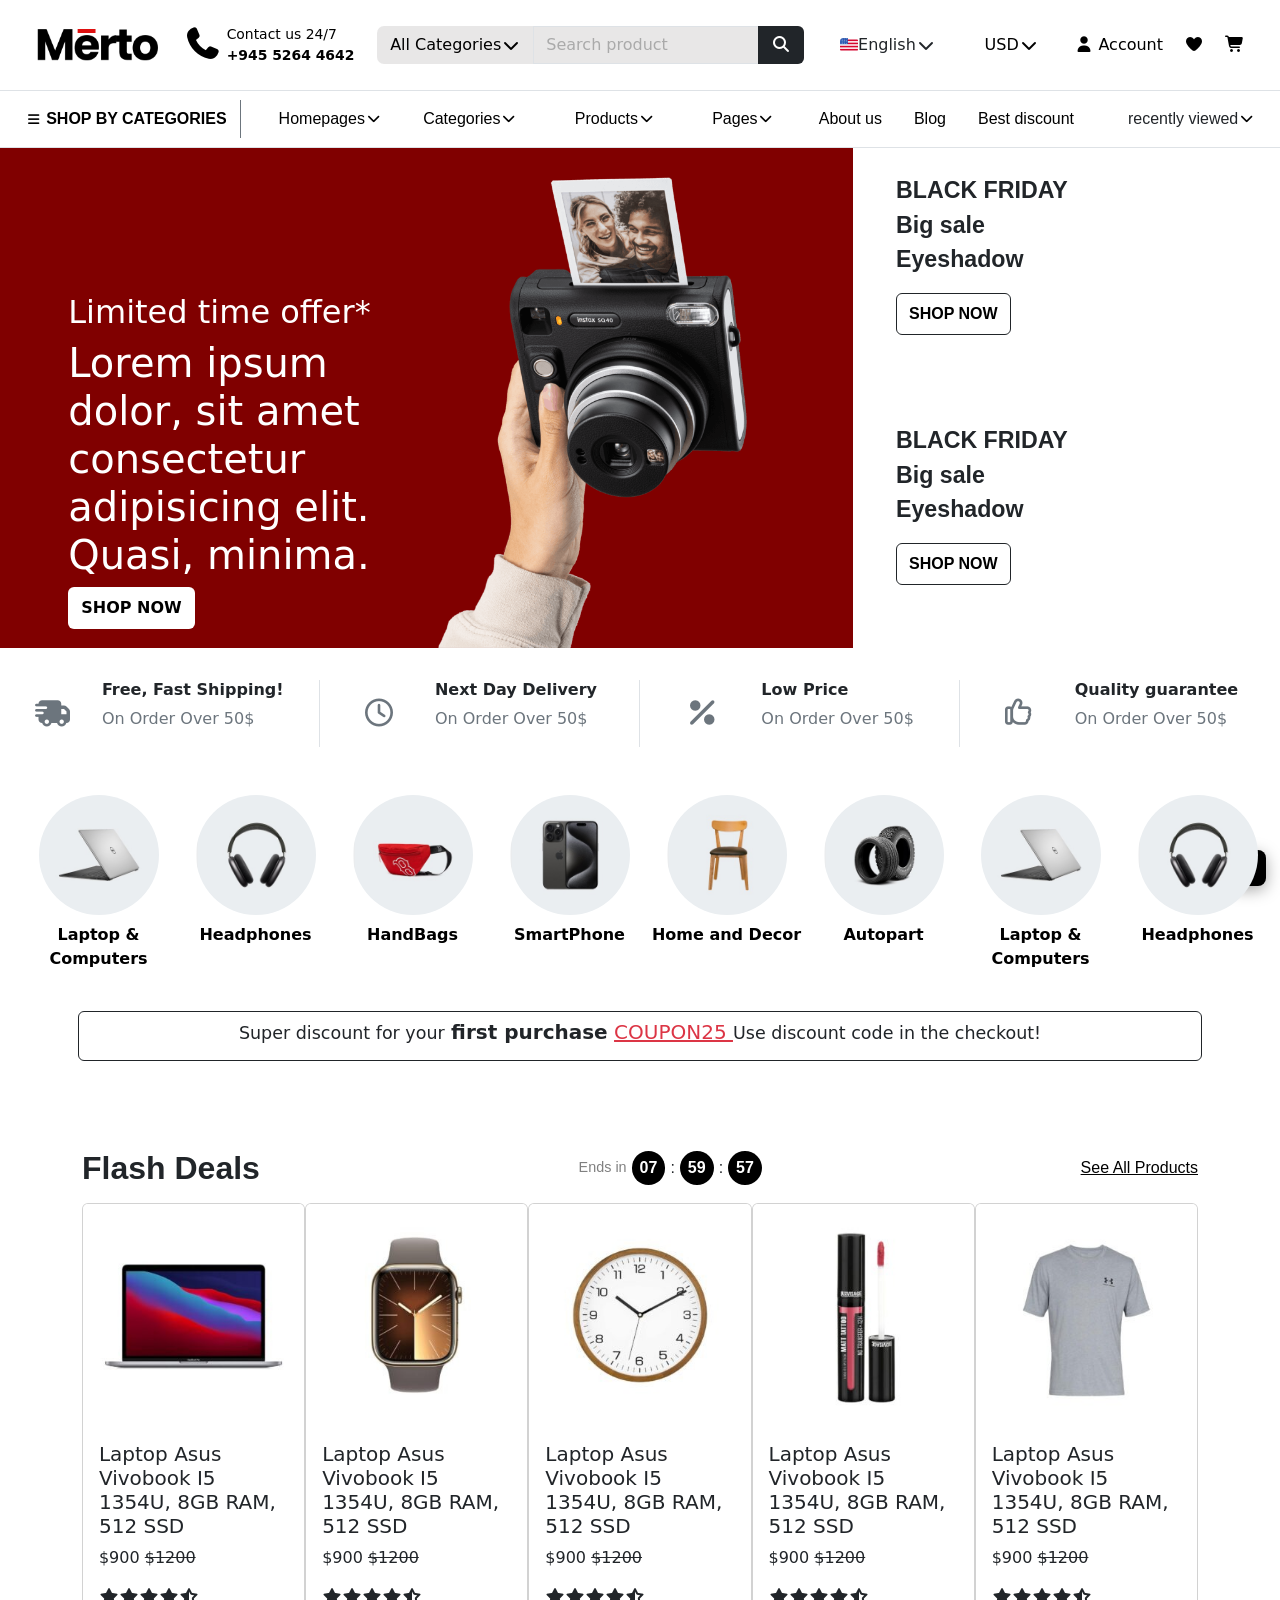
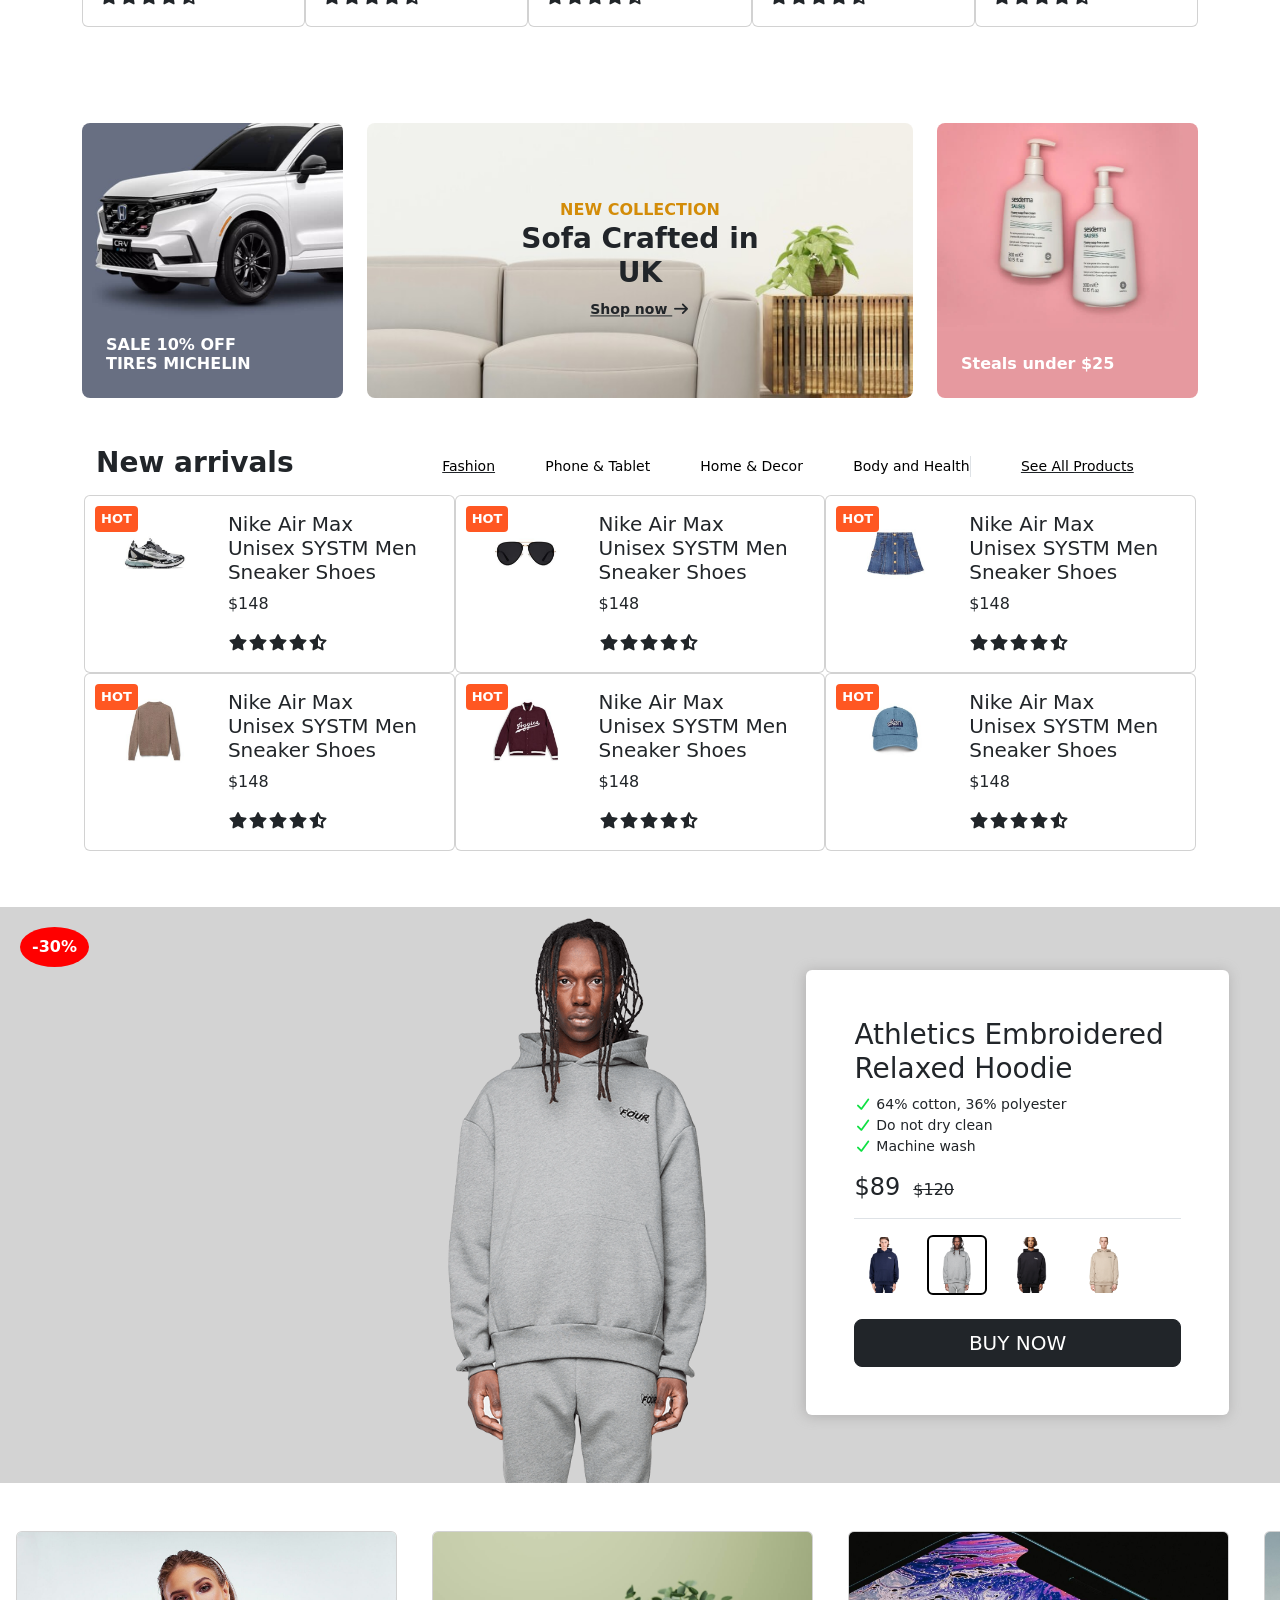
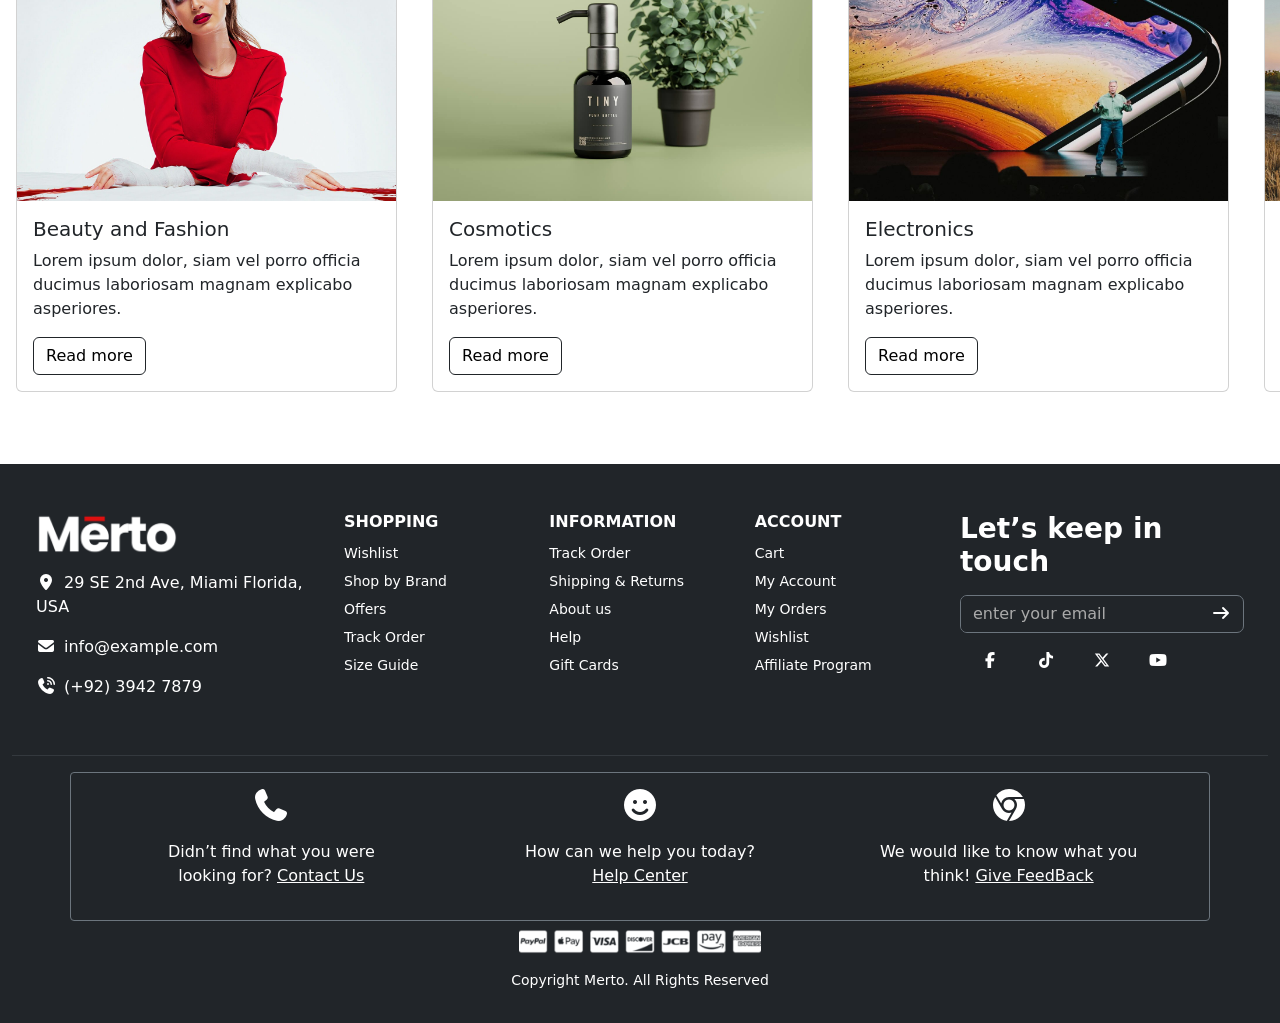
<file: Final Project/index.html>
<!doctype html>
<html lang="en">

<head>
  <meta charset="utf-8">
  <meta name="viewport" content="width=device-width, initial-scale=1">
  <title>Home Page</title>
  <link href="https://cdn.jsdelivr.net/npm/bootstrap@5.3.7/dist/css/bootstrap.min.css" rel="stylesheet"
    integrity="sha384-LN+7fdVzj6u52u30Kp6M/trliBMCMKTyK833zpbD+pXdCLuTusPj697FH4R/5mcr" crossorigin="anonymous">
  <link rel="stylesheet" href="css/all.min.css.css">
  <link rel="stylesheet" href="css/owl.carousel.min.css">
  <link rel="stylesheet" href="css/owl.theme.default.min.css">
  <link rel="stylesheet" href="css/style.css">
</head>

<body>

  <div class="container-fluid d-flex w-100 border-bottom py-4 bg-white sticky-top head">

    <!-- logo -->
    <div class="logo w-10">
      <a href="index.html"><img src="images/Merto – Elementor Multipurpose WooCommerce Theme/imgi_5_logo.png" alt="logo"
          class="w-100"></a>
    </div>

    <!-- call us -->
    <div class=" align-items-center d-flex">
      <a href=""><i class="fa-solid fa-phone me-1 phone"></i></a>
      <a class="phone-txt ">Contact us 24/7 <br><span class="fw-bold">+945 5264 4642</span> </a>
    </div>

    <!-- search bar -->
    <div>
      <div class="input-group search-bar">
        <!-- category dropdown -->
        <div class="dropdown">
          <button type="submit" class="btn d-flex justify-content-between bg-transparent text-black small"
            data-bs-toggle="dropdown">All Categories
            <i class="fa-solid fa-chevron-down"></i></button>
          <ul class="dropdown-menu">
            <li class="dropdown-item"><a href="#">All Categories</a></li>
            <li class="dropdown-item"><a href="#">Autooart</a></li>
            <li class="dropdown-item"><a href="#">Care care</a></li>
            <li class="dropdown-item"><a href="#"></a>Equipment</li>
          </ul>
        </div>

        <input type="text" class="form-control bg-transparent text-primary" type="search" placeholder="Search product">
        <button class="btn search-btn bg-dark text-white" type="submit">
          <i class="fa-solid fa-search "></i>
        </button>
      </div>
    </div>


    <!-- Language  -->
    <div class="lang-dropdown">
      <button class="btn  d-flex justify-content-between" data-bs-toggle="dropdown"><img
          src="images/Merto – Elementor Multipurpose WooCommerce Theme/imgi_1_english.png" alt="flag">English<i
          class="fa-solid fa-chevron-down"></i></button>
      <ul class="dropdown-menu ">
        <li class="dropdown-item fs-6">English </li>
        <li class="dropdown-item">Arabic</li>
        <li class="dropdown-item">Espanol</li>
      </ul>
    </div>


    <!-- currency -->
    <div class="currency-dropdown">
      <button class="btn  d-flex justify-content-between fs-6 red" data-bs-toggle="dropdown">USD<i
          class="fa-solid fa-chevron-down"></i></button>
      <ul class="dropdown-menu ">
        <li class="dropdown-item red">EGP</li>
        <li class="dropdown-item red">UAE</li>
      </ul>
    </div>


    <div class="nav-list">
      <ul class="px-0">
        <li class="d-inline"><a href="#"><i class="fa-solid fa-user me-1"></i>Account</a></li>
        <li class="d-inline ms-3 red"><a href="#"></a><i class="fa-solid fa-heart"></i></li>
        <li class="d-inline ms-3 red"><a href="#"></a><i class="fa-solid fa-cart-shopping"></i></li>
      </ul>
    </div>




  </div>


  <header class="border-bottom">
    <nav class="py-2 fs-6">
      <div class="d-flex justify-content-around w-100">

        <!-- shop by cat -->
        <div class="border-end border-1 border-secondary">
          <button class="btn bg-transparent"><a href="#">
              <i class="fa-solid fa-bars"></i> <span class="fs-6 fw-bold">SHOP BY CATEGORIES</span>
            </a>
          </button>
        </div>



        <!-- nav list -->
        <div>
          <ul class="d-flex align-items-center">
            <li class="active">
              <button class="btn text-danger d-flex justify-content-between fs-6" data-bs-toggle="dropdown"><a
                  href="">Homepages</a><i class="fa-solid fa-chevron-down"></i>

              </button>
            </li>
            <li class="mx-3">

              <button class="btn  d-flex justify-content-between fs-6" data-bs-toggle="dropdown"><a
                  href="shop.html">Categories</a><i class="fa-solid fa-chevron-down"></i>

              </button>
            </li>
            <li class="mx-3">

              <button class="btn  d-flex justify-content-between fs-6" data-bs-toggle="dropdown"> <a
                  href="">Products</a><i class="fa-solid fa-chevron-down"></i>

              </button>
            </li>
            <li class="mx-3">

              <button class="btn  d-flex justify-content-between" data-bs-toggle="dropdown"> <a href="">Pages</a><i
                  class="fa-solid fa-chevron-down"></i>

              </button>
            </li>

            <li class="mx-3  "><a href="#">About us</a></li>
            <li class="mx-3 my-2"><a href="#">Blog</a></li>
            <li class="mx-3  "><a href="">Best discount</a></li>
          </ul>
        </div>


        <!-- nav right -->
        <div class="fs-6">
          <a href="">
            <button class="btn  d-flex justify-content-between" data-bs-toggle="dropdown">recently viewed<i
                class="fa-solid fa-chevron-down"></i>
            </button>
          </a>
        </div>


      </div>
    </nav>
  </header>


  <section class="hero-section container-fluid ">
    <div class="row">
      <!-- left hero -->
      <div class="col-md-8 px-0">
        <div id="heroCarousel" class="carousel-slide" data-bs-ride="carousel">
          <div class="carousel-inner">

            <!-- first banneer -->
            <div class="carousel-item active " style="background-color: maroon;">

              <img src="images/Merto – Elementor Multipurpose WooCommerce Theme/imgi_63_slide3-demo1.png"
                class="d-block w-70 h-500 float-end">

              <div class="carousel-caption caption-left d-none d-md-block">
                <h2>Limited time offer*</h2>
                <h1>Lorem ipsum dolor, sit amet consectetur adipisicing elit. Quasi, minima.</h1>
                <button class="btn bg-white text-dark py-2 fw-bold"><a href="shop.html">SHOP NOW</a></button>

              </div>
            </div>



            <!-- second item -->
            <div class="carousel-item">

              <img src="images/Merto – Elementor Multipurpose WooCommerce Theme/imgi_62_slide2-demo1.jpg"
                class="d-block w-100 h-500 img-fluid">

              <div class="carousel-caption caption-left">
                <h2>Limited time offer*</h2>
                <h1>Lorem ipsum dolor, sit amet consectetur adipisicing elit.</h1>
                <button class="btn bg-white text-dark py-2 fw-bold"><a href="#">SHOP NOW</a></button>

              </div>
            </div>



            <!-- third item -->
            <div class="carousel-item text-start">

              <img src="images/Merto – Elementor Multipurpose WooCommerce Theme/imgi_60_slide1-demo1.jpg"
                class="d-block w-100 h-500">

              <div class="carousel-caption caption-left">
                <h2>Limited time offer*</h2>
                <h1>Lorem ipsum dolor, sit amet consectetur adipisicing elit.</h1>
                <button class="btn bg-white text-dark py-2 fw-bold"><a href="#">SHOP NOW</a></button>

              </div>
            </div>
          </div>
        </div>
      </div>


      <!-- right hero -->
      <div class="col-md-4 px-0">


        <!-- top block -->
        <div class="hero-block">
          <div class="bg-img1 d-block">
            <div class="textbox">
              <p class="fw-bold w-50"> <span class="text-uppercase">black friday</span> Big sale Eyeshadow</p>

              <button class="btn bg-transparent text-dark py-2 fw-bold border-dark"><a href="shop.html">SHOP
                  NOW</a></button>
            </div>
          </div>
        </div>


        <!-- bottom block -->
        <div class="hero-block">
          <div class="bg-img2">
            <div class="textbox">
              <p class="fw-bold w-50"><span class="text-uppercase">black friday</span> Big sale Eyeshadow</p>

              <button class="btn bg-transparent text-dark py-2 fw-bold border-dark"><a href="shop.html">SHOP
                  NOW</a></button>
            </div>
          </div>
        </div>

      </div>
    </div>
  </section>


  <!-- row -->
  <section class="container-fluid my-2 py-4">
    <div class="row align-items-center text-start">

      <div class="col-md-3 mb-2 border-end d-flex align-items-center gap-2">
        <i class="fa-solid fa-truck-fast text-secondary fs-3"></i>
        <div>
          <h6 class="fw-bold">Free, Fast Shipping!</h6>
          <p class="text-secondary">On Order Over 50$</p>
        </div>
      </div>

      <div class="col-md-3 mb-2 border-end d-flex align-items-center gap-2">
        <i class="fa-regular fa-clock text-secondary fs-3"></i>
        <div>
          <h6 class="fw-bold">Next Day Delivery</h6>
          <p class="text-secondary">On Order Over 50$</p>
        </div>
      </div>

      <div class="col-md-3 mb-2 border-end d-flex align-items-center gap-2">
        <i class="fa-solid fa-percent text-secondary fs-3"></i>
        <div>
          <h6 class="fw-bold">Low Price</h6>
          <p class="text-secondary">On Order Over 50$</p>
        </div>
      </div>

      <div class="col-md-3 mb-2 d-flex align-items-center gap-2">
        <i class="fa-regular fa-thumbs-up text-secondary fs-3"></i>
        <div>
          <h6 class="fw-bold">Quality guarantee</h6>
          <p class="text-secondary">On Order Over 50$</p>
        </div>
      </div>

    </div>
  </section>





  <!-- categories row -->
  <section class=" m-2 text-center container-fluid py-2">
    <div class="owl-carousel carousel-two">

      <div>
        <a href="">
          <img src="images/Merto – Elementor Multipurpose WooCommerce Theme/imgi_24_cat-4.jpg"
            class="rounded-circle mx-auto d-block" style="width: 120px; height: 120px; object-fit: cover;">
          <p class="mt-2 fw-bold mb-0">Autopart</p>
        </a>
      </div>

      <div>
        <a href="">
          <img src="images/Merto – Elementor Multipurpose WooCommerce Theme/imgi_25_cat-5.jpg"
            class="rounded-circle mx-auto d-block" style="width: 120px; height: 120px; object-fit: cover;">
          <p class="mt-2 fw-bold mb-0">Laptop & Computers</p>
        </a>
      </div>

      <div>
        <a href="">
          <img src="images/Merto – Elementor Multipurpose WooCommerce Theme/imgi_28_cat-7.jpg"
            class="rounded-circle mx-auto d-block" style="width: 120px; height: 120px; object-fit: cover;">
          <p class="mt-2 fw-bold mb-0">Headphones</p>
        </a>
      </div>

      <div>
        <a href="">
          <img src="images/Merto – Elementor Multipurpose WooCommerce Theme/imgi_28_cat-8.jpg"
            class="rounded-circle mx-auto d-block" style="width: 120px; height: 120px; object-fit: cover;">
          <p class="mt-2 fw-bold mb-0">HandBags</p>
        </a>
      </div>

      <div>
        <a href="">
          <img src="images/Merto – Elementor Multipurpose WooCommerce Theme/imgi_29_cat-1.jpg"
            class="rounded-circle mx-auto d-block" style="width: 120px; height: 120px; object-fit: cover;">
          <p class="mt-2 fw-bold mb-0">SmartPhone</p>
        </a>
      </div>

      <div>
        <a href="">
          <img src="images/Merto – Elementor Multipurpose WooCommerce Theme/imgi_30_cat-2.jpg"
            class="rounded-circle mx-auto d-block" style="width: 120px; height: 120px; object-fit: cover;">
          <p class="mt-2 fw-bold mb-0">Home and Decor</p>
        </a>
      </div>

    </div>
  </section>



  <section class="py-4 px-2 container">
    <div class=" text-center border border-dark rounded-2">
      <h5 class=" p-2"><span class="small">Super discount for your</span> <b class="large">first purchase</b> <span
          class="text-decoration-underline text-danger">COUPON25 </span> <span class="small">Use discount code in the
          checkout!</span> </h5>
    </div>
  </section>



  <!-- js bar -->
  <section class="container py-5 ">

    <div class="flash-deals-bar py-3">
      <h2>Flash Deals</h2>

      <div class="countdown">
        <span class="label">Ends in</span>
        <span class="time" id="hours">00</span> :
        <span class="time" id="minutes">00</span> :
        <span class="time" id="seconds">00</span>
      </div>

      <a href="#">See All Products</a>
    </div>

    <div class="owl-carousel carousel-one">


      <div>
        <div class="card">
          <img src="images/Merto – Elementor Multipurpose WooCommerce Theme/imgi_35_electronic-30-6-300x300.jpg"
            class="card-img-top" alt="...">
          <div class="card-body">
            <h5 class="card-title">Laptop Asus Vivobook I5 1354U, 8GB RAM, 512 SSD</h5>
            <p class="card-text ">$900 <span class="text-decoration-line-through">$1200</span></p>
            <div class="stars"><i class="fa-solid fa-star"></i><i class="fa-solid fa-star"></i><i
                class="fa-solid fa-star"></i><i class="fa-solid fa-star"></i><i
                class="fa-solid fa-star-half-stroke"></i></div>
          </div>
        </div>
      </div>




      <div>
        <div class="card">
          <img src="images/Merto – Elementor Multipurpose WooCommerce Theme/imgi_36_electronic-14-2-300x300.jpg"
            class="card-img-top">
          <div class="card-body">
            <h5 class="card-title">Laptop Asus Vivobook I5 1354U, 8GB RAM, 512 SSD</h5>
            <p class="card-text ">$900 <span class="text-decoration-line-through">$1200</span></p>
            <div class="stars"><i class="fa-solid fa-star"></i><i class="fa-solid fa-star"></i><i
                class="fa-solid fa-star"></i><i class="fa-solid fa-star"></i><i
                class="fa-solid fa-star-half-stroke"></i></div>
          </div>
        </div>
      </div>




      <div>
        <div class="card">
          <img src="images/Merto – Elementor Multipurpose WooCommerce Theme/imgi_37_furniture-6-300x300.jpg"
            class="card-img-top">
          <div class="card-body">
            <h5 class="card-title">Laptop Asus Vivobook I5 1354U, 8GB RAM, 512 SSD</h5>
            <p class="card-text ">$900 <span class="text-decoration-line-through">$1200</span></p>
            <div class="stars"><i class="fa-solid fa-star"></i><i class="fa-solid fa-star"></i><i
                class="fa-solid fa-star"></i><i class="fa-solid fa-star"></i><i
                class="fa-solid fa-star-half-stroke"></i></div>
          </div>
        </div>
      </div>




      <div>
        <div class="card">
          <img src="images/Merto – Elementor Multipurpose WooCommerce Theme/imgi_32_cosmetics-40-1-300x300.jpg"
            class="card-img-top">
          <div class="card-body">
            <h5 class="card-title">Laptop Asus Vivobook I5 1354U, 8GB RAM, 512 SSD</h5>
            <p class="card-text ">$900 <span class="text-decoration-line-through">$1200</span></p>
            <div class="stars"><i class="fa-solid fa-star"></i><i class="fa-solid fa-star"></i><i
                class="fa-solid fa-star"></i><i class="fa-solid fa-star"></i><i
                class="fa-solid fa-star-half-stroke"></i></div>
          </div>
        </div>
      </div>



      <div>
        <div class="card">
          <img src="images/Merto – Elementor Multipurpose WooCommerce Theme/imgi_33_fashion-10-1-300x300.jpg"
            class="card-img-top">
          <div class="card-body">
            <h5 class="card-title">Laptop Asus Vivobook I5 1354U, 8GB RAM, 512 SSD</h5>
            <p class="card-text ">$900 <span class="text-decoration-line-through">$1200</span></p>
            <div class="stars"><i class="fa-solid fa-star"></i><i class="fa-solid fa-star"></i><i
                class="fa-solid fa-star"></i><i class="fa-solid fa-star"></i><i
                class="fa-solid fa-star-half-stroke"></i></div>
          </div>
        </div>
      </div>

    </div>
  </section>


  <!-- car -->
  <div class="container my-5">
    <div class="row g-4 banner-group">



      <!-- Car Banner -->
      <div class=" col-3">
        <div class="banner position-relative rounded-3 overflow-hidden">
          <img src="images/Merto – Elementor Multipurpose WooCommerce Theme/imgi_38_banner3-mobile-demo1.jpg"
            class="img-fluid">
          <div class="position-absolute bottom-0 start-0 p-4">
            <h5 class="text-white fw-bold m-0 fs-6">
              SALE 10% OFF <br> TIRES MICHELIN
            </h5>
          </div>
        </div>
      </div>







      <!-- Sofa Banner -->
      <div class="col-6">
        <div class="banner position-relative rounded-3 overflow-hidden">
          <img src="images/Merto – Elementor Multipurpose WooCommerce Theme/imgi_41_banner4-demo1.jpg"
            class="img-fluid">
          <div class="position-absolute top-50 start-50 translate-middle text-center">
            <p class="text-uppercase fw-bold m-0 orange " style="color: rgb(211, 140, 8);">
              New Collection
            </p>
            <h3 class="fw-bold fs-3 mb-2">Sofa Crafted in UK</h3>
            <a href="#" class="fw-bold text-dark text-decoration-underline small">
              Shop now <i class="fa-solid fa-arrow-right"></i>
            </a>
          </div>
        </div>
      </div>




      <!-- Beauty Banner -->
      <div class=" col-3">
        <div class=" banner position-relative rounded-3 overflow-hidden">
          <img src="images/Merto – Elementor Multipurpose WooCommerce Theme/imgi_42_banner5-mobile-demo1.jpg"
            class="img-fluid w-100">
          <div class="position-absolute bottom-0 start-0 p-4">
            <h5 class="text-white fw-bold m-0 fs-6">
              Steals under $25
            </h5>
          </div>
        </div>
      </div>
    </div>
  </div>


  <!--  -->
  <div class="px-5">
    <section>
      <div class="px-5 d-flex justify-content-between">
        <h3 class=" fw-bold w-25">New arrivals</h3>
        <div class="row g-4 w-75">

          <div class="w-100 small">
            <ul class="px-0 d-flex justify-content-evenly">
              <li class="text-decoration-underline"><a href="">Fashion</a></li>
              <li class=" "><a href="">Phone & Tablet</a></li>
              <li class=""><a href="">Home & Decor</a></li>
              <li class="  border-end"><a href="">Body and Health</a></li>
              <li class="text-decoration-underline "><a href="">See All Products</a></li>
            </ul>
          </div>
        </div>
      </div>
    </section>




    <!-- Hor cards -->
    <section class="px-5 py-2">
      <div class="row ">

        <!-- 1 -->
        <div class="card col-md-4">
          <div class="row g-0">
            <div class="col-md-4">
              <span class="hot-badge">HOT</span>
              <img src="images/Merto – Elementor Multipurpose WooCommerce Theme/imgi_42_fashion-5-300x300.jpg"
                class="card-img-top p-3">
            </div>
            <div class="col-md-8">
              <div class="card-body">
                <h5 class="card-title">Nike Air Max Unisex SYSTM Men Sneaker Shoes</h5>
                <p class="price">$148</p>
                <div class="stars"><i class="fa-solid fa-star"></i><i class="fa-solid fa-star"></i><i
                    class="fa-solid fa-star"></i><i class="fa-solid fa-star"></i><i
                    class="fa-solid fa-star-half-stroke"></i></div>
              </div>
            </div>
          </div>
        </div>



        <!-- 2 -->
        <div class="card col-md-4">
          <div class="row g-0">
            <div class="col-md-4">
              <span class="hot-badge">HOT</span>
              <img src="images/Merto – Elementor Multipurpose WooCommerce Theme/imgi_43_fashion-9-300x300.jpg"
                class="card-img-top p-3">
            </div>
            <div class="col-md-8">
              <div class="card-body">
                <h5 class="card-title">Nike Air Max Unisex SYSTM Men Sneaker Shoes</h5>
                <p class="price">$148</p>
                <div class="stars"><i class="fa-solid fa-star"></i><i class="fa-solid fa-star"></i><i
                    class="fa-solid fa-star"></i><i class="fa-solid fa-star"></i><i
                    class="fa-solid fa-star-half-stroke"></i></div>
              </div>
            </div>
          </div>
        </div>



        <!--3 -->
        <div class="card col-md-4">
          <div class="row g-0">
            <div class="col-md-4">
              <span class="hot-badge">HOT</span>
              <img src="images/Merto – Elementor Multipurpose WooCommerce Theme/imgi_44_fashion-6-300x300.jpg"
                class="card-img-top p-3">
            </div>
            <div class="col-md-8">
              <div class="card-body">
                <h5 class="card-title">Nike Air Max Unisex SYSTM Men Sneaker Shoes</h5>
                <p class="price">$148</p>
                <div class="stars"><i class="fa-solid fa-star"></i><i class="fa-solid fa-star"></i><i
                    class="fa-solid fa-star"></i><i class="fa-solid fa-star"></i><i
                    class="fa-solid fa-star-half-stroke"></i></div>
              </div>
            </div>
          </div>
        </div>

        <!-- 4 -->
        <div class="card col-md-4">
          <div class="row g-0">
            <div class="col-md-4">
              <span class="hot-badge">HOT</span>
              <img src="images/Merto – Elementor Multipurpose WooCommerce Theme/imgi_45_fashion-16-300x300.jpg"
                class="card-img-top p-3">
            </div>
            <div class="col-md-8">
              <div class="card-body">
                <h5 class="card-title">Nike Air Max Unisex SYSTM Men Sneaker Shoes</h5>
                <p class="price">$148</p>
                <div class="stars"><i class="fa-solid fa-star"></i><i class="fa-solid fa-star"></i><i
                    class="fa-solid fa-star"></i><i class="fa-solid fa-star"></i><i
                    class="fa-solid fa-star-half-stroke"></i></div>
              </div>
            </div>
          </div>
        </div>



        <!-- 5 -->
        <div class="card col-md-4">
          <div class="row g-0">
            <div class="col-md-4">
              <span class="hot-badge">HOT</span>
              <img src="images/Merto – Elementor Multipurpose WooCommerce Theme/imgi_46_fashion-1-300x300.jpg"
                class="card-img-top p-3">
            </div>
            <div class="col-md-8">
              <div class="card-body">
                <h5 class="card-title">Nike Air Max Unisex SYSTM Men Sneaker Shoes</h5>
                <p class="price">$148</p>
                <div class="stars"><i class="fa-solid fa-star"></i><i class="fa-solid fa-star"></i><i
                    class="fa-solid fa-star"></i><i class="fa-solid fa-star"></i><i
                    class="fa-solid fa-star-half-stroke"></i></div>
              </div>
            </div>
          </div>
        </div>



        <!--6 -->
        <div class="card col-md-4">
          <div class="row g-0">
            <div class="col-md-4">
              <span class="hot-badge">HOT</span>
              <img src="images/Merto – Elementor Multipurpose WooCommerce Theme/imgi_47_fashion-3-300x300.jpg"
                class="card-img-top p-3">
            </div>
            <div class="col-md-8">
              <div class="card-body">
                <h5 class="card-title">Nike Air Max Unisex SYSTM Men Sneaker Shoes</h5>
                <p class="price">$148</p>
                <div class="stars"><i class="fa-solid fa-star"></i><i class="fa-solid fa-star"></i><i
                    class="fa-solid fa-star"></i><i class="fa-solid fa-star"></i><i
                    class="fa-solid fa-star-half-stroke"></i></div>
              </div>
            </div>
          </div>
        </div>






      </div>
    </section>
  </div>



  <!-- large bg h -->
  <section class=>
    <div class="container-fluid w-100 position-relative my-5"
      style="background-color: lightgray; background-size: cover; width: 100%; height: 576px;">
      <div class="row align-items-center">
        <div class="col-md-6 position-relative text-center">
          <span class="discount-badge">-30%</span>
          <img id="mainImage" src="images/Merto – Elementor Multipurpose WooCommerce Theme/imgi_91_slide-hoodie-2.png"
            class="product-img position-absolute" style="height: 576px;">
        </div>
      </div>


      <!--  -->
      <div class="hoodie-box">
        <div class="card-box">
          <div class="p-5">
            <h3>Athletics Embroidered Relaxed Hoodie</h3>
            <ul class="list-unstyled small">
              <li><i class="fa-solid fa-check" style="color: rgb(15, 224, 67);"></i> 64% cotton, 36% polyester</li>
              <li><i class="fa-solid fa-check" style="color: rgb(15, 224, 67);"></i> Do not dry clean</li>
              <li><i class="fa-solid fa-check" style="color: rgb(15, 224, 67);"></i> Machine wash</li>
            </ul>
            <div class="mb-3 border-bottom py-3">
              <span class="h4">$89</span>
              <del class="text-decoration-line-through ms-2">$120</del>
            </div>


            <!-- -->
            <div class="mb-4">
              <img src="images/Merto – Elementor Multipurpose WooCommerce Theme/imgi_92_slide-hoodie-4.png"
                class="thumb-img me-2" onclick="changeImage(this)">
              <img src="images/Merto – Elementor Multipurpose WooCommerce Theme/imgi_91_slide-hoodie-2.png"
                class="thumb-img me-2 active" onclick="changeImage(this)">
              <img src="images/Merto – Elementor Multipurpose WooCommerce Theme/imgi_90_slide-hoodie-1.png"
                class="thumb-img me-2" onclick="changeImage(this)">
              <img src="images/Merto – Elementor Multipurpose WooCommerce Theme/imgi_92_slide-hoodie-3.png"
                class="thumb-img" onclick="changeImage(this)">
            </div>
            <button class="btn btn-dark btn-lg w-100">BUY NOW</button>
          </div>
        </div>
      </div>
  </section>



  <!-- blog -->
  <section>
    <div class="my-4 px-3 d-flex">
      <div class="row justify-content-around">

        <div class="owl-carousel carousel-three">


          <div>
            <div class="card col-md-11">
              <img src="images/Merto – Elementor Multipurpose WooCommerce Theme/imgi_59_blog-1.jpg"
                class="card-img-top">
              <div class="card-body">
                <h5 class="card-title">Beauty and Fashion</h5>
                <p class="card-text">Lorem ipsum dolor, siam vel porro officia ducimus laboriosam magnam explicabo
                  asperiores.
                </p>
                <a href="#" class="btn border border-dark text-black">Read more</a>
              </div>
            </div>
          </div>


          <div>
            <div class="card col-md-11">
              <img src="images/Merto – Elementor Multipurpose WooCommerce Theme/imgi_60_blog-2.jpg"
                class="card-img-top">
              <div class="card-body">
                <h5 class="card-title">Cosmotics</h5>
                <p class="card-text">Lorem ipsum dolor, siam vel porro officia ducimus laboriosam magnam explicabo
                  asperiores.
                </p>
                <a href="#" class="btn border border-dark text-black">Read more</a>
              </div>
            </div>
          </div>


          <div>
            <div class="card col-md-11">
              <img src="images/Merto – Elementor Multipurpose WooCommerce Theme/imgi_58_blog-6.jpg"
                class="card-img-top">
              <div class="card-body">
                <h5 class="card-title">Electronics</h5>
                <p class="card-text">Lorem ipsum dolor, siam vel porro officia ducimus laboriosam magnam explicabo
                  asperiores.
                </p>
                <a href="#" class="btn border border-dark text-black">Read more</a>
              </div>
            </div>
          </div>


          <div>
            <div class="card col-md-11">
              <img src="images/Merto – Elementor Multipurpose WooCommerce Theme/imgi_57_blog-5-1.jpg"
                class="card-img-top">
              <div class="card-body">
                <h5 class="card-title">Autopart</h5>
                <p class="card-text">Lorem ipsum dolor, siam vel porro officia ducimus laboriosam magnam explicabo
                  asperiores.
                </p>
                <a href="#" class="btn border border-dark text-black">Read more</a>
              </div>
            </div>
          </div>




          <div>
            <div class="card col-md-11">
              <img src="images/Merto – Elementor Multipurpose WooCommerce Theme/imgi_60_blog-2.jpg"
                class="card-img-top">
              <div class="card-body">
                <h5 class="card-title">Cosmotics</h5>
                <p class="card-text">Lorem ipsum dolor, siam vel porro officia ducimus laboriosam magnam explicabo
                  asperiores.
                </p>
                <a href="#" class="btn border border-dark text-black">Read more</a>
              </div>
            </div>
          </div>


          <div>
            <div class="card col-md-11">
              <img src="images/Merto – Elementor Multipurpose WooCommerce Theme/imgi_58_blog-6.jpg"
                class="card-img-top">
              <div class="card-body">
                <h5 class="card-title">Electronics</h5>
                <p class="card-text">Lorem ipsum dolor, siam vel porro officia ducimus laboriosam magnam explicabo
                  asperiores.
                </p>
                <a href="#" class="btn border border-dark text-black">Read more</a>
              </div>
            </div>
          </div>


          <div>
            <div class="card col-md-11">
              <img src="images/Merto – Elementor Multipurpose WooCommerce Theme/imgi_57_blog-5-1.jpg"
                class="card-img-top">
              <div class="card-body">
                <h5 class="card-title">Autopart</h5>
                <p class="card-text">Lorem ipsum dolor, siam vel porro officia ducimus laboriosam magnam explicabo
                  asperiores.
                </p>
                <a href="#" class="btn border border-dark text-black">Read more</a>
              </div>
            </div>
          </div>






        </div>







      </div>
    </div>
  </section>


  <!--footer -->

  <footer class="bg-dark text-white pt-5 pb-3 mt-5 w-100 ">
    <div class="container-fluid">
      <div class="row px-4">

        <!-- Logo and Contact -->
        <div class="col-md-3 mb-4">
          <img src="images/Merto – Elementor Multipurpose WooCommerce Theme/imgi_118_logo-300x95.png"
            style="width: 50%; margin-bottom: 5%;">
          <p><i class="fa-solid fa-location-dot me-2"></i>29 SE 2nd Ave, Miami Florida, USA</p>
          <p><i class="fa-solid fa-envelope me-2"></i>info@example.com</p>
          <p><i class="fa-solid fa-phone-volume me-2"></i>(+92) 3942 7879</p>
        </div>

        <!-- Shopping -->
        <div class="col-md-2 mb-4">
          <h6 class="fw-bold">SHOPPING</h6>
          <ul class="list-unstyled small lh-lg">
            <li><a href="#" class="red">Wishlist</a></li>
            <li><a href="#" class="red">Shop by Brand</a></li>
            <li><a href="#" class="red">Offers</a></li>
            <li><a href="#" class="red">Track Order</a></li>
            <li><a href="#" class=" red">Size Guide</a></li>
          </ul>
        </div>

        <!-- Information  -->
        <div class="col-md-2 mb-4">
          <h6 class="fw-bold">INFORMATION</h6>
          <ul class="list-unstyled small lh-lg">
            <li><a href="#" class="red">Track Order</a></li>
            <li><a href="#" class="red">Shipping & Returns</a></li>
            <li><a href="#" class="red">About us</a></li>
            <li><a href="#" class="red">Help</a></li>
            <li><a href="#" class="red">Gift Cards</a></li>
          </ul>
        </div>

        <!-- Account Links -->
        <div class="col-md-2 mb-4">
          <h6 class="fw-bold">ACCOUNT</h6>
          <ul class="list-unstyled small lh-lg">
            <li><a href="#" class="red">Cart</a></li>
            <li><a href="#" class="red">My Account</a></li>
            <li><a href="#" class="red">My Orders</a></li>
            <li><a href="#" class="red">Wishlist</a></li>
            <li><a href="#" class="red">Affiliate Program</a></li>
          </ul>
        </div>

        <!-- Social -->
        <div class="col-md-3 mb-4">
          <h3 class="fw-bold">Let’s keep in touch</h3>

          <form class="d-flex my-3">
            <div class="input-group bg-dark border border-secondary">
              <input type="text" class="form-control border-0 bg-dark text-white" type="text"
                placeholder="enter your email">
              <button class="btn border-0 bg-0 text-white" type="submit">
                <i class="fa-solid fa-arrow-right red"></i>
              </button>
            </div>
          </form>



          <div class="d-flex gap-3">
            <a href="#" class="text-white"><i class="fa-brands fa-facebook-f"></i></a>
            <a href="#" class="text-white"><i class="fa-brands fa-tiktok"></i></a>
            <a href="#" class="text-white"><i class="fa-brands fa-x-twitter"></i></a>
            <a href="#" class="text-white"><i class="fa-brands fa-youtube"></i></a>
            <a href="#" class="text-white"><i class="fa-brands fa-instgram"></i></a>
          </div>
        </div>
      </div>

      <hr class="border-secondary">

      <!-- Bottom Bar -->
      <div class="container align-items-center">
        <div class="row text-center border border-secondary p-3 rounded-1 ">
          <div class="col-md-4 mb-3">
            <p class="d-inline-block w-25"><i class="fa-solid fa-phone fs-2"></i></p>
            <div class="d-inline-block w-75"> Didn’t find what you were looking for?
              <a href="#" class="text-white text-decoration-underline">Contact Us</a>
            </div>
          </div>

          <div class="col-md-4 mb-3">
            <p class="d-inline-block w-25"><i class="fa-solid fa-smile fs-2"></i></p>
            <div class="d-inline-block w-75"> How can we help you today?
              <a href="#" class="text-white text-decoration-underline">Help Center</a>
            </div>
          </div>

          <div class="col-md-4 mb-3">
            <p class="d-inline-block w-25"><i class="fa-brands fa-chrome fs-2"></i></p>
            <div class="d-inline-block w-75"> We would like to know what you think!
              <a href="#" class="text-white text-decoration-underline">Give FeedBack</a>
            </div>
          </div>

        </div>
      </div>
    </div>


    <div class=" my-2 text-center">
      <img src="images/Merto – Elementor Multipurpose WooCommerce Theme/imgi_120_payment-icons-1-300x31.png"
        height="25">
    </div>


    <div class="text-center my-3  small">
      Copyright Merto. All Rights Reserved
    </div>
    <a href="#" class="back-to-top" aria-label="Back to top"><i class="fa-solid fa-chevron-up"></i></a>
  </footer>

  <script src="https://cdn.jsdelivr.net/npm/bootstrap@5.3.7/dist/js/bootstrap.bundle.min.js"
    integrity="sha384-ndDqU0Gzau9qJ1lfW4pNLlhNTkCfHzAVBReH9diLvGRem5+R9g2FzA8ZGN954O5Q"
    crossorigin="anonymous"></script>
  <script src="https://code.jquery.com/jquery-3.7.1.min.js"
    integrity="sha256-/JqT3SQfawRcv/BIHPThkBvs0OEvtFFmqPF/lYI/Cxo=" crossorigin="anonymous"></script>
  <script src="js/owl.carousel.min.js"></script>
  <script src="js/script.js"></script>
</body>
</html>
</file>
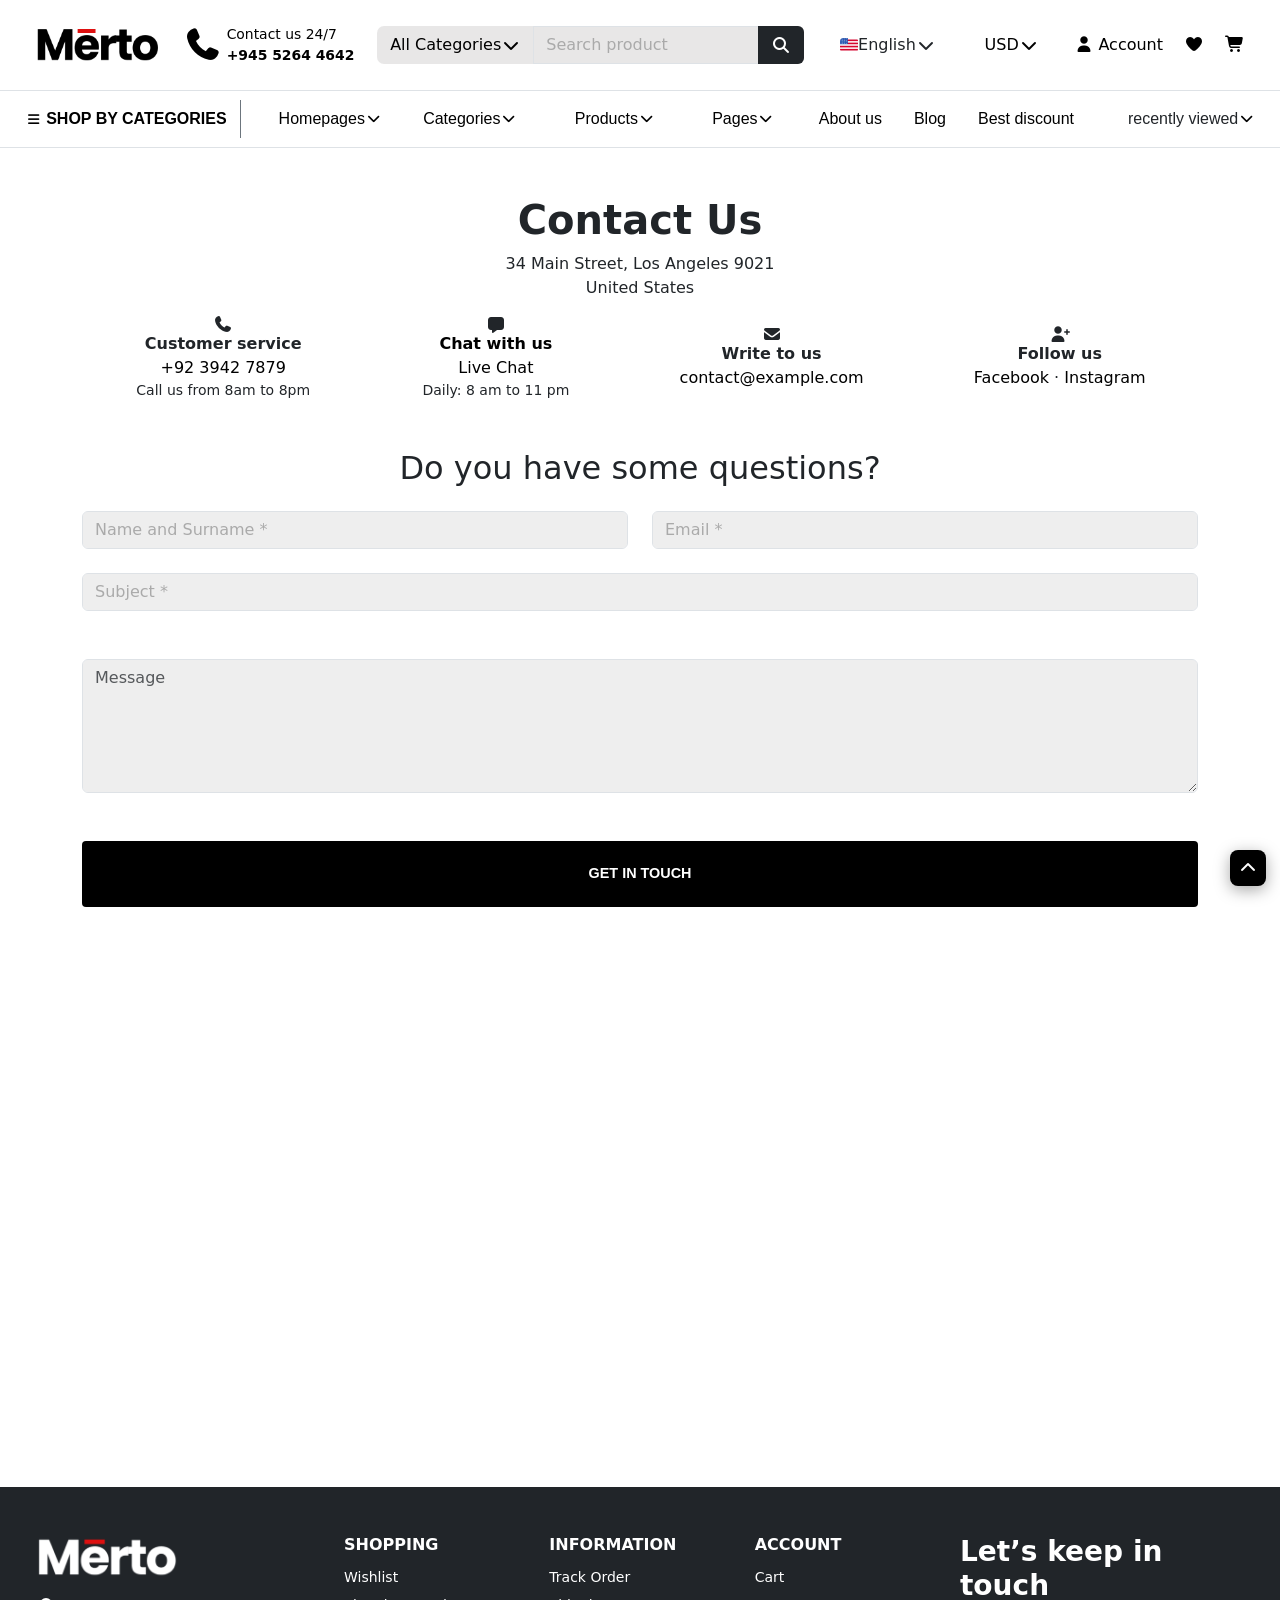
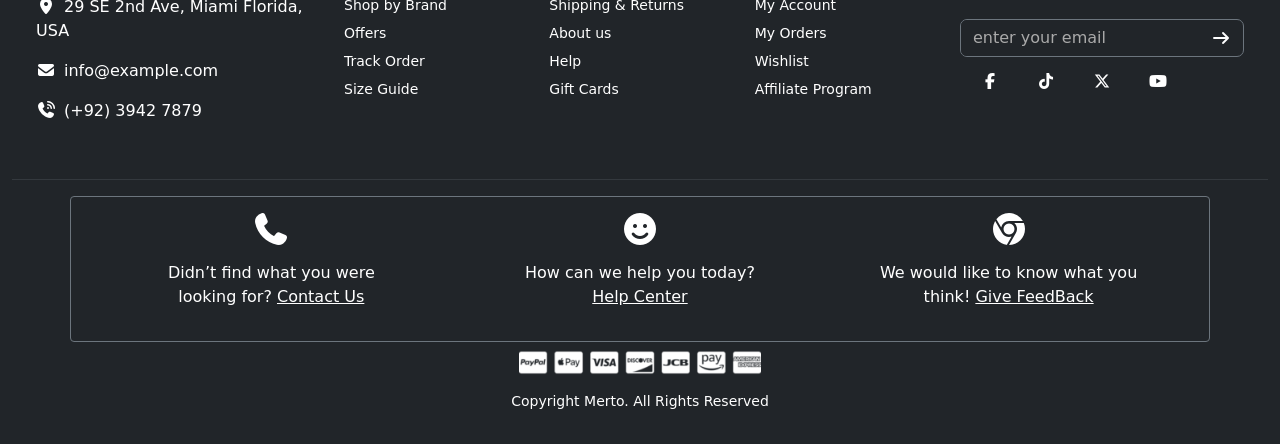
<file: Final Project/contact.html>
<html lang="en">

<head>
    <meta charset="utf-8" />
    <meta name="viewport" content="width=device-width, initial-scale=1" />
    <title>Contact Page</title>
    <link href="https://cdn.jsdelivr.net/npm/bootstrap@5.3.7/dist/css/bootstrap.min.css" rel="stylesheet"
        integrity="sha384-LN+7fdVzj6u52u30Kp6M/trliBMCMKTyK833zpbD+pXdCLuTusPj697FH4R/5mcr" crossorigin="anonymous" />
    <link rel="stylesheet" href="css/all.min.css.css" />
    <link rel="stylesheet" href="css/owl.carousel.min.css" />
    <link rel="stylesheet" href="css/owl.theme.default.min.css" />
    <link rel="stylesheet" href="css/style.css" />
    <link rel="stylesheet" href="index.html">
</head>

<body>
    <div class="container-fluid d-flex w-100 border-bottom py-4 bg-white sticky-top head">

        <!-- logo -->
        <div class="logo w-10">
            <a href="index.html"><img src="images/Merto – Elementor Multipurpose WooCommerce Theme/imgi_5_logo.png"
                    alt="logo" class="w-100"></a>
        </div>

        <!-- call us -->
        <div class=" align-items-center d-flex">
            <a href=""><i class="fa-solid fa-phone me-1 phone"></i></a>
            <a class="phone-txt ">Contact us 24/7 <br><span class="fw-bold">+945 5264 4642</span> </a>
        </div>

        <!-- search bar -->
        <div>
            <div class="input-group search-bar">
                <!-- category dropdown -->
                <div class="dropdown">
                    <button type="submit" class="btn d-flex justify-content-between bg-transparent text-black small"
                        data-bs-toggle="dropdown">All Categories
                        <i class="fa-solid fa-chevron-down"></i></button>
                    <ul class="dropdown-menu">
                        <li class="dropdown-item"><a href="#">All Categories</a></li>
                        <li class="dropdown-item"><a href="#">Autooart</a></li>
                        <li class="dropdown-item"><a href="#">Care care</a></li>
                        <li class="dropdown-item"><a href="#"></a>Equipment</li>
                    </ul>
                </div>

                <input type="text" class="form-control bg-transparent text-primary" type="search"
                    placeholder="Search product">
                <button class="btn search-btn bg-dark text-white" type="submit">
                    <i class="fa-solid fa-search "></i>
                </button>
            </div>
        </div>


        <!-- Language  -->
        <div class="lang-dropdown">
            <button class="btn  d-flex justify-content-between" data-bs-toggle="dropdown"><img
                    src="images/Merto – Elementor Multipurpose WooCommerce Theme/imgi_1_english.png"
                    alt="flag">English<i class="fa-solid fa-chevron-down"></i></button>
            <ul class="dropdown-menu ">
                <li class="dropdown-item fs-6">English </li>
                <li class="dropdown-item">Arabic</li>
                <li class="dropdown-item">Espanol</li>
            </ul>
        </div>


        <!-- currency -->
        <div class="currency-dropdown">
            <button class="btn  d-flex justify-content-between fs-6 red" data-bs-toggle="dropdown">USD<i
                    class="fa-solid fa-chevron-down"></i></button>
            <ul class="dropdown-menu ">
                <li class="dropdown-item red">EGP</li>
                <li class="dropdown-item red">UAE</li>
            </ul>
        </div>


        <div class="nav-list">
            <ul class="px-0">
                <li class="d-inline"><a href="#"><i class="fa-solid fa-user me-1"></i>Account</a></li>
                <li class="d-inline ms-3 red"><a href="#"></a><i class="fa-solid fa-heart"></i></li>
                <li class="d-inline ms-3 red"><a href="#"></a><i class="fa-solid fa-cart-shopping"></i></li>
            </ul>
        </div>




    </div>


    <header class="border-bottom">
        <nav class="py-2 fs-6">
            <div class="d-flex justify-content-around w-100">

                <!-- shop by cat -->
                <div class="border-end border-1 border-secondary">
                    <button class="btn bg-transparent"><a href="#">
                            <i class="fa-solid fa-bars"></i> <span class="fs-6 fw-bold">SHOP BY CATEGORIES</span>
                        </a>
                    </button>
                </div>



                <!-- nav list -->
                <div>
                    <ul class="d-flex align-items-center">
                        <li class="active">
                            <button class="btn text-danger d-flex justify-content-between fs-6"
                                data-bs-toggle="dropdown"><a href="">Homepages</a><i
                                    class="fa-solid fa-chevron-down"></i>

                            </button>
                        </li>
                        <li class="mx-3">

                            <button class="btn  d-flex justify-content-between fs-6" data-bs-toggle="dropdown"><a
                                    href="shop.html">Categories</a><i class="fa-solid fa-chevron-down"></i>

                            </button>
                        </li>
                        <li class="mx-3">

                            <button class="btn  d-flex justify-content-between fs-6" data-bs-toggle="dropdown"> <a
                                    href="">Products</a><i class="fa-solid fa-chevron-down"></i>

                            </button>
                        </li>
                        <li class="mx-3">

                            <button class="btn  d-flex justify-content-between" data-bs-toggle="dropdown"> <a
                                    href="">Pages</a><i class="fa-solid fa-chevron-down"></i>

                            </button>
                        </li>

                        <li class="mx-3  "><a href="#">About us</a></li>
                        <li class="mx-3 my-2"><a href="#">Blog</a></li>
                        <li class="mx-3  "><a href="">Best discount</a></li>
                    </ul>
                </div>


                <!-- nav right -->
                <div class="fs-6">
                    <a href="">
                        <button class="btn  d-flex justify-content-between" data-bs-toggle="dropdown">recently viewed<i
                                class="fa-solid fa-chevron-down"></i>
                        </button>
                    </a>
                </div>


            </div>
        </nav>
    </header>

<!-- main -->

<section class="my-5">
    <div class="m-4 text-center">
    <h1 class="fw-bold">Contact Us</h1> 
    <p>34 Main Street, Los Angeles 9021<br>United States</p>
    <div class="info-grid d-flex">
      <div class="info-item">
        <i class="fa-solid fa-phone w-100 text-center"></i>
        <strong>Customer service</strong><br>
        <a href="">+92 3942 7879</a><br>
        <small>Call us from 8am to 8pm</small>
      </div>
      <div class="info-item">
       <i class="fa-solid fa-message w-100 text-center"></i> 
         <a href="#"><strong>Chat with us</strong><br>
        Live Chat</a><br>
        <small>Daily: 8 am to 11 pm</small>
      </div>
      <div class="info-item">
        <i class="fa-solid fa-envelope w-100 text-center"></i>
        <strong>Write to us</strong><br>
        <a href="">contact@example.com</a>
      </div>
      <div class="info-item">
        <i class="fa-solid fa-user-plus w-100 text-center"></i>
        <strong>Follow us</strong><br>
        <a href="#">Facebook</a> · <a href="#">Instagram</a>
      </div>
    </div>
  </div>
</section>


<!-- form -->

<div class="container my-5">
  <h2 class="text-center mb-4">Do you have some questions?</h2>

  <form id="myForm gap-3">

<div class="row  px-0">
    <div class="col-6">
      <input type="text" class="form-control bg-gray" placeholder="Name and Surname *" id="userName">
      <p class="text-danger mb-0"></p>
    </div>

    <div class="col-6">
      <input type="email" class="form-control bg-gray" placeholder="Email *" id="userEmail">
      <p class="text-danger mb-0"></p>
    </div>
</div>

    <div class="col-12 py-4">
      <input type="text" class="form-control bg-gray" placeholder="Subject *" id="userSubject">
      <p class="text-danger mb-0"></p>
    </div>

    <div class="col-12 py-4">
      <textarea class="form-control bg-gray" placeholder="Message" id="userMessage" rows="5"></textarea>
      <p class="text-danger mb-0"></p>
    </div>

    <div class="col-12 py-4">
      <a href=""><button type="submit" class="form-btn">GET IN TOUCH</button></a>
    </div>
  </form>
</div>

 







    <!-- map -->
<div class="container-fluid p-0">
    <iframe
        src="https://www.google.com/maps/embed?pb=!1m18!1m12!1m3!1d3452.469931286652!2d31.36241317490642!3d30.080725016852035!2m3!1f0!2f0!3f0!3m2!1i1024!2i768!4f13.1!3m3!1m2!1s0x14583df81720ed69%3A0xb597301dcb56aacf!2sCity%20Centre%20Almaza!5e0!3m2!1sen!2seg!4v1755224148623!5m2!1sen!2seg"
        width="1351" height="460" style="border:0;" allowfullscreen="" loading="lazy"
        referrerpolicy="no-referrer-when-downgrade"></iframe>
</div>























    <footer class="bg-dark text-white pt-5 pb-3 mt-5 w-100 ">
        <div class="container-fluid">
            <div class="row px-4">

                <!-- Logo and Contact -->
                <div class="col-md-3 mb-4">
                    <img src="images/Merto – Elementor Multipurpose WooCommerce Theme/imgi_118_logo-300x95.png"
                        style="width: 50%; margin-bottom: 5%;">
                    <p><i class="fa-solid fa-location-dot me-2"></i>29 SE 2nd Ave, Miami Florida, USA</p>
                    <p><i class="fa-solid fa-envelope me-2"></i>info@example.com</p>
                    <p><i class="fa-solid fa-phone-volume me-2"></i>(+92) 3942 7879</p>
                </div>

                <!-- Shopping -->
                <div class="col-md-2 mb-4">
                    <h6 class="fw-bold">SHOPPING</h6>
                    <ul class="list-unstyled small lh-lg">
                        <li><a href="#" class="red">Wishlist</a></li>
                        <li><a href="#" class="red">Shop by Brand</a></li>
                        <li><a href="#" class="red">Offers</a></li>
                        <li><a href="#" class="red">Track Order</a></li>
                        <li><a href="#" class=" red">Size Guide</a></li>
                    </ul>
                </div>

                <!-- Information  -->
                <div class="col-md-2 mb-4">
                    <h6 class="fw-bold">INFORMATION</h6>
                    <ul class="list-unstyled small lh-lg">
                        <li><a href="#" class="red">Track Order</a></li>
                        <li><a href="#" class="red">Shipping & Returns</a></li>
                        <li><a href="#" class="red">About us</a></li>
                        <li><a href="#" class="red">Help</a></li>
                        <li><a href="#" class="red">Gift Cards</a></li>
                    </ul>
                </div>

                <!-- Account Links -->
                <div class="col-md-2 mb-4">
                    <h6 class="fw-bold">ACCOUNT</h6>
                    <ul class="list-unstyled small lh-lg">
                        <li><a href="#" class="red">Cart</a></li>
                        <li><a href="#" class="red">My Account</a></li>
                        <li><a href="#" class="red">My Orders</a></li>
                        <li><a href="#" class="red">Wishlist</a></li>
                        <li><a href="#" class="red">Affiliate Program</a></li>
                    </ul>
                </div>

                <!-- Social -->
                <div class="col-md-3 mb-4">
                    <h3 class="fw-bold">Let’s keep in touch</h3>

                    <form class="d-flex my-3">
                        <div class="input-group bg-dark border border-secondary">
                            <input type="text" class="form-control border-0 bg-dark text-white" type="text"
                                placeholder="enter your email">
                            <button class="btn border-0 bg-0 text-white" type="submit">
                                <i class="fa-solid fa-arrow-right red"></i>
                            </button>
                        </div>
                    </form>



                    <div class="d-flex gap-3">
                        <a href="#" class="text-white"><i class="fa-brands fa-facebook-f"></i></a>
                        <a href="#" class="text-white"><i class="fa-brands fa-tiktok"></i></a>
                        <a href="#" class="text-white"><i class="fa-brands fa-x-twitter"></i></a>
                        <a href="#" class="text-white"><i class="fa-brands fa-youtube"></i></a>
                        <a href="#" class="text-white"><i class="fa-brands fa-instgram"></i></a>
                    </div>
                </div>
            </div>

            <hr class="border-secondary">

            <!-- Bottom Bar -->
            <div class="container align-items-center">
                <div class="row text-center border border-secondary p-3 rounded-1 ">
                    <div class="col-md-4 mb-3">
                        <p class="d-inline-block w-25"><i class="fa-solid fa-phone fs-2"></i></p>
                        <div class="d-inline-block w-75"> Didn’t find what you were looking for?
                            <a href="#" class="text-white text-decoration-underline">Contact Us</a>
                        </div>
                    </div>

                    <div class="col-md-4 mb-3">
                        <p class="d-inline-block w-25"><i class="fa-solid fa-smile fs-2"></i></p>
                        <div class="d-inline-block w-75"> How can we help you today?
                            <a href="#" class="text-white text-decoration-underline">Help Center</a>
                        </div>
                    </div>

                    <div class="col-md-4 mb-3">
                        <p class="d-inline-block w-25"><i class="fa-brands fa-chrome fs-2"></i></p>
                        <div class="d-inline-block w-75"> We would like to know what you think!
                            <a href="#" class="text-white text-decoration-underline">Give FeedBack</a>
                        </div>
                    </div>

                </div>
            </div>
        </div>


        <div class=" my-2 text-center">
            <img src="images/Merto – Elementor Multipurpose WooCommerce Theme/imgi_120_payment-icons-1-300x31.png"
                height="25">
        </div>


        <div class="text-center my-3  small">
            Copyright Merto. All Rights Reserved
        </div>
        <a href="#" class="back-to-top" aria-label="Back to top"><i class="fa-solid fa-chevron-up"></i></a>
    </footer>

    <script src="https://cdn.jsdelivr.net/npm/bootstrap@5.3.7/dist/js/bootstrap.bundle.min.js"
        integrity="sha384-ndDqU0Gzau9qJ1lfW4pNLlhNTkCfHzAVBReH9diLvGRem5+R9g2FzA8ZGN954O5Q"
        crossorigin="anonymous"></script>
    <script src="https://code.jquery.com/jquery-3.7.1.min.js"
        integrity="sha256-/JqT3SQfawRcv/BIHPThkBvs0OEvtFFmqPF/lYI/Cxo=" crossorigin="anonymous"></script>
    <script src="js/owl.carousel.min.js"></script>
    <script src="js/script.js"></script>
</body>

</html>
</file>
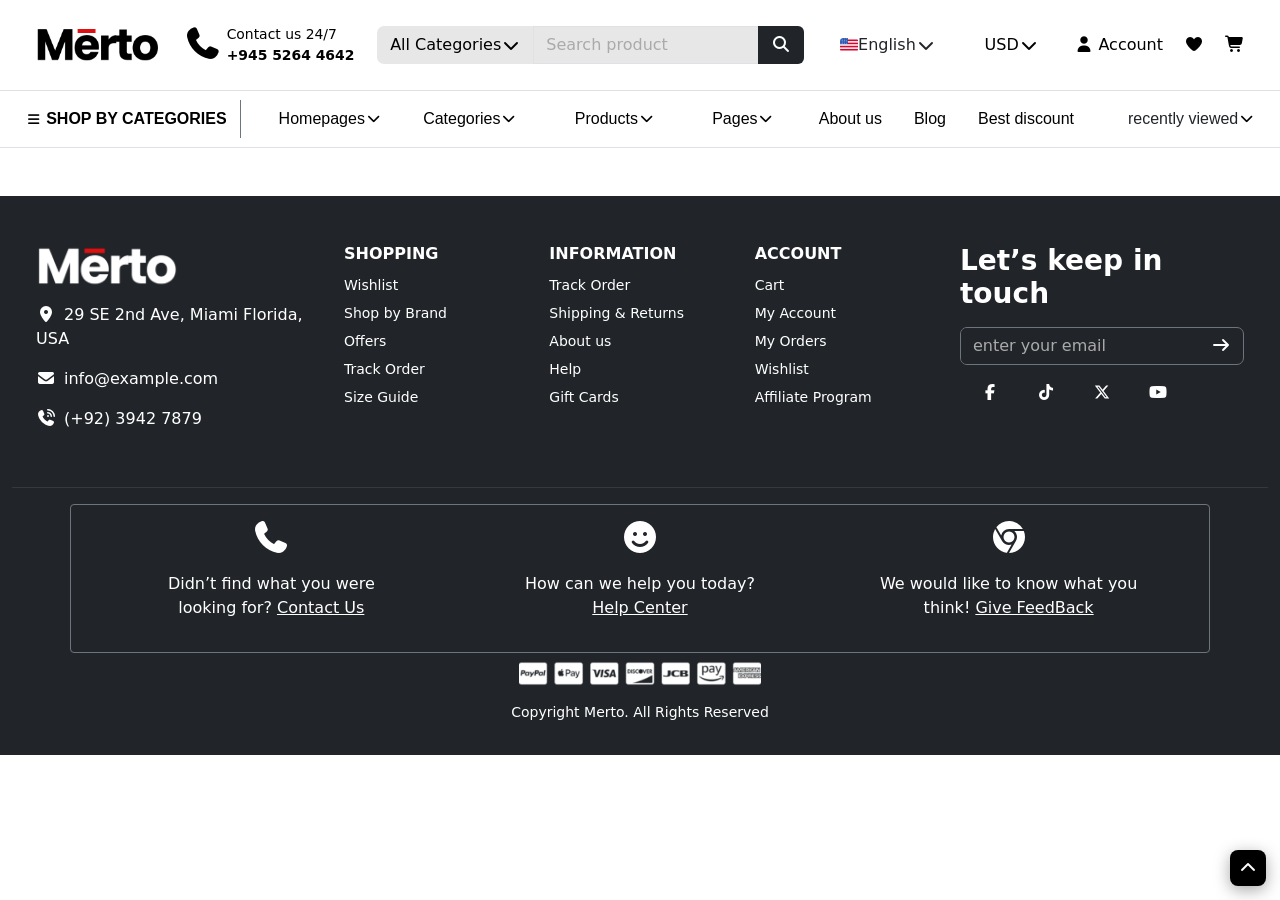
<file: Final Project/product.html>
<!DOCTYPE html>
<html lang="en">

<head>
    <meta charset="utf-8" />
    <meta name="viewport" content="width=device-width, initial-scale=1" />
    <title>Shop Page</title>
    <link href="https://cdn.jsdelivr.net/npm/bootstrap@5.3.7/dist/css/bootstrap.min.css" rel="stylesheet"
        integrity="sha384-LN+7fdVzj6u52u30Kp6M/trliBMCMKTyK833zpbD+pXdCLuTusPj697FH4R/5mcr" crossorigin="anonymous" />
    <link rel="stylesheet" href="css/all.min.css.css" />
    <link rel="stylesheet" href="css/owl.carousel.min.css" />
    <link rel="stylesheet" href="css/owl.theme.default.min.css" />
    <link rel="stylesheet" href="css/style.css" />
    <link rel="stylesheet" href="index.html">
</head>

<body>
    <div class="container-fluid d-flex w-100 border-bottom py-4 bg-white sticky-top head">

        <!-- logo -->
        <div class="logo w-10">
            <a href="index.html"><img src="images/Merto – Elementor Multipurpose WooCommerce Theme/imgi_5_logo.png"
                    alt="logo" class="w-100"></a>
        </div>

        <!-- call us -->
        <div class=" align-items-center d-flex">
            <a href=""><i class="fa-solid fa-phone me-1 phone"></i></a>
            <a class="phone-txt ">Contact us 24/7 <br><span class="fw-bold">+945 5264 4642</span> </a>
        </div>

        <!-- search bar -->
        <div>
            <div class="input-group search-bar">
                <!-- category dropdown -->
                <div class="dropdown">
                    <button type="submit" class="btn d-flex justify-content-between bg-transparent text-black small"
                        data-bs-toggle="dropdown">All Categories
                        <i class="fa-solid fa-chevron-down"></i></button>
                    <ul class="dropdown-menu">
                        <li class="dropdown-item"><a href="#">All Categories</a></li>
                        <li class="dropdown-item"><a href="#">Autooart</a></li>
                        <li class="dropdown-item"><a href="#">Care care</a></li>
                        <li class="dropdown-item"><a href="#"></a>Equipment</li>
                    </ul>
                </div>

                <input type="text" class="form-control bg-transparent text-primary" type="search"
                    placeholder="Search product">
                <button class="btn search-btn bg-dark text-white" type="submit">
                    <i class="fa-solid fa-search "></i>
                </button>
            </div>
        </div>


        <!-- Language  -->
        <div class="lang-dropdown">
            <button class="btn  d-flex justify-content-between" data-bs-toggle="dropdown"><img
                    src="images/Merto – Elementor Multipurpose WooCommerce Theme/imgi_1_english.png"
                    alt="flag">English<i class="fa-solid fa-chevron-down"></i></button>
            <ul class="dropdown-menu ">
                <li class="dropdown-item fs-6">English </li>
                <li class="dropdown-item">Arabic</li>
                <li class="dropdown-item">Espanol</li>
            </ul>
        </div>


        <!-- currency -->
        <div class="currency-dropdown">
            <button class="btn  d-flex justify-content-between fs-6 red" data-bs-toggle="dropdown">USD<i
                    class="fa-solid fa-chevron-down"></i></button>
            <ul class="dropdown-menu ">
                <li class="dropdown-item red">EGP</li>
                <li class="dropdown-item red">UAE</li>
            </ul>
        </div>


        <div class="nav-list">
            <ul class="px-0">
                <li class="d-inline"><a href="#"><i class="fa-solid fa-user me-1"></i>Account</a></li>
                <li class="d-inline ms-3 red"><a href="#"></a><i class="fa-solid fa-heart"></i></li>
                <li class="d-inline ms-3 red"><a href="#"></a><i class="fa-solid fa-cart-shopping"></i></li>
            </ul>
        </div>




    </div>


    <header class="border-bottom">
        <nav class="py-2 fs-6">
            <div class="d-flex justify-content-around w-100">

                <!-- shop by cat -->
                <div class="border-end border-1 border-secondary">
                    <button class="btn bg-transparent"><a href="#">
                            <i class="fa-solid fa-bars"></i> <span class="fs-6 fw-bold">SHOP BY CATEGORIES</span>
                        </a>
                    </button>
                </div>



                <!-- nav list -->
                <div>
                    <ul class="d-flex align-items-center">
                        <li class="active">
                            <button class="btn text-danger d-flex justify-content-between fs-6"
                                data-bs-toggle="dropdown"><a href="">Homepages</a><i
                                    class="fa-solid fa-chevron-down"></i>

                            </button>
                        </li>
                        <li class="mx-3">

                            <button class="btn  d-flex justify-content-between fs-6" data-bs-toggle="dropdown"><a
                                    href="shop.html">Categories</a><i class="fa-solid fa-chevron-down"></i>

                            </button>
                        </li>
                        <li class="mx-3">

                            <button class="btn  d-flex justify-content-between fs-6" data-bs-toggle="dropdown"> <a
                                    href="">Products</a><i class="fa-solid fa-chevron-down"></i>

                            </button>
                        </li>
                        <li class="mx-3">

                            <button class="btn  d-flex justify-content-between" data-bs-toggle="dropdown"> <a
                                    href="">Pages</a><i class="fa-solid fa-chevron-down"></i>

                            </button>
                        </li>

                        <li class="mx-3  "><a href="#">About us</a></li>
                        <li class="mx-3 my-2"><a href="#">Blog</a></li>
                        <li class="mx-3  "><a href="">Best discount</a></li>
                    </ul>
                </div>


                <!-- nav right -->
                <div class="fs-6">
                    <a href="">
                        <button class="btn  d-flex justify-content-between" data-bs-toggle="dropdown">recently viewed<i
                                class="fa-solid fa-chevron-down"></i>
                        </button>
                    </a>
                </div>


            </div>
        </nav>
    </header>

























    <footer class="bg-dark text-white pt-5 pb-3 mt-5 w-100 ">
        <div class="container-fluid">
            <div class="row px-4">

                <!-- Logo and Contact -->
                <div class="col-md-3 mb-4">
                    <img src="images/Merto – Elementor Multipurpose WooCommerce Theme/imgi_118_logo-300x95.png"
                        style="width: 50%; margin-bottom: 5%;">
                    <p><i class="fa-solid fa-location-dot me-2"></i>29 SE 2nd Ave, Miami Florida, USA</p>
                    <p><i class="fa-solid fa-envelope me-2"></i>info@example.com</p>
                    <p><i class="fa-solid fa-phone-volume me-2"></i>(+92) 3942 7879</p>
                </div>

                <!-- Shopping -->
                <div class="col-md-2 mb-4">
                    <h6 class="fw-bold">SHOPPING</h6>
                    <ul class="list-unstyled small lh-lg">
                        <li><a href="#" class="red">Wishlist</a></li>
                        <li><a href="#" class="red">Shop by Brand</a></li>
                        <li><a href="#" class="red">Offers</a></li>
                        <li><a href="#" class="red">Track Order</a></li>
                        <li><a href="#" class=" red">Size Guide</a></li>
                    </ul>
                </div>

                <!-- Information  -->
                <div class="col-md-2 mb-4">
                    <h6 class="fw-bold">INFORMATION</h6>
                    <ul class="list-unstyled small lh-lg">
                        <li><a href="#" class="red">Track Order</a></li>
                        <li><a href="#" class="red">Shipping & Returns</a></li>
                        <li><a href="#" class="red">About us</a></li>
                        <li><a href="#" class="red">Help</a></li>
                        <li><a href="#" class="red">Gift Cards</a></li>
                    </ul>
                </div>

                <!-- Account Links -->
                <div class="col-md-2 mb-4">
                    <h6 class="fw-bold">ACCOUNT</h6>
                    <ul class="list-unstyled small lh-lg">
                        <li><a href="#" class="red">Cart</a></li>
                        <li><a href="#" class="red">My Account</a></li>
                        <li><a href="#" class="red">My Orders</a></li>
                        <li><a href="#" class="red">Wishlist</a></li>
                        <li><a href="#" class="red">Affiliate Program</a></li>
                    </ul>
                </div>

                <!-- Social -->
                <div class="col-md-3 mb-4">
                    <h3 class="fw-bold">Let’s keep in touch</h3>

                    <form class="d-flex my-3">
                        <div class="input-group bg-dark border border-secondary">
                            <input type="text" class="form-control border-0 bg-dark text-white" type="text"
                                placeholder="enter your email">
                            <button class="btn border-0 bg-0 text-white" type="submit">
                                <i class="fa-solid fa-arrow-right red"></i>
                            </button>
                        </div>
                    </form>



                    <div class="d-flex gap-3">
                        <a href="#" class="text-white"><i class="fa-brands fa-facebook-f"></i></a>
                        <a href="#" class="text-white"><i class="fa-brands fa-tiktok"></i></a>
                        <a href="#" class="text-white"><i class="fa-brands fa-x-twitter"></i></a>
                        <a href="#" class="text-white"><i class="fa-brands fa-youtube"></i></a>
                        <a href="#" class="text-white"><i class="fa-brands fa-instgram"></i></a>
                    </div>
                </div>
            </div>

            <hr class="border-secondary">

            <!-- Bottom Bar -->
            <div class="container align-items-center">
                <div class="row text-center border border-secondary p-3 rounded-1 ">
                    <div class="col-md-4 mb-3">
                        <p class="d-inline-block w-25"><i class="fa-solid fa-phone fs-2"></i></p>
                        <div class="d-inline-block w-75"> Didn’t find what you were looking for?
                            <a href="#" class="text-white text-decoration-underline">Contact Us</a>
                        </div>
                    </div>

                    <div class="col-md-4 mb-3">
                        <p class="d-inline-block w-25"><i class="fa-solid fa-smile fs-2"></i></p>
                        <div class="d-inline-block w-75"> How can we help you today?
                            <a href="#" class="text-white text-decoration-underline">Help Center</a>
                        </div>
                    </div>

                    <div class="col-md-4 mb-3">
                        <p class="d-inline-block w-25"><i class="fa-brands fa-chrome fs-2"></i></p>
                        <div class="d-inline-block w-75"> We would like to know what you think!
                            <a href="#" class="text-white text-decoration-underline">Give FeedBack</a>
                        </div>
                    </div>

                </div>
            </div>
        </div>


        <div class=" my-2 text-center">
            <img src="images/Merto – Elementor Multipurpose WooCommerce Theme/imgi_120_payment-icons-1-300x31.png"
                height="25">
        </div>


        <div class="text-center my-3  small">
            Copyright Merto. All Rights Reserved
        </div>
        <a href="#" class="back-to-top" aria-label="Back to top"><i class="fa-solid fa-chevron-up"></i></a>
    </footer>

    <script src="https://cdn.jsdelivr.net/npm/bootstrap@5.3.7/dist/js/bootstrap.bundle.min.js"
        integrity="sha384-ndDqU0Gzau9qJ1lfW4pNLlhNTkCfHzAVBReH9diLvGRem5+R9g2FzA8ZGN954O5Q"
        crossorigin="anonymous"></script>
    <script src="https://code.jquery.com/jquery-3.7.1.min.js"
        integrity="sha256-/JqT3SQfawRcv/BIHPThkBvs0OEvtFFmqPF/lYI/Cxo=" crossorigin="anonymous"></script>
    <script src="js/owl.carousel.min.js"></script>
    <script src="js/script.js"></script>
</body>

</html>
</file>
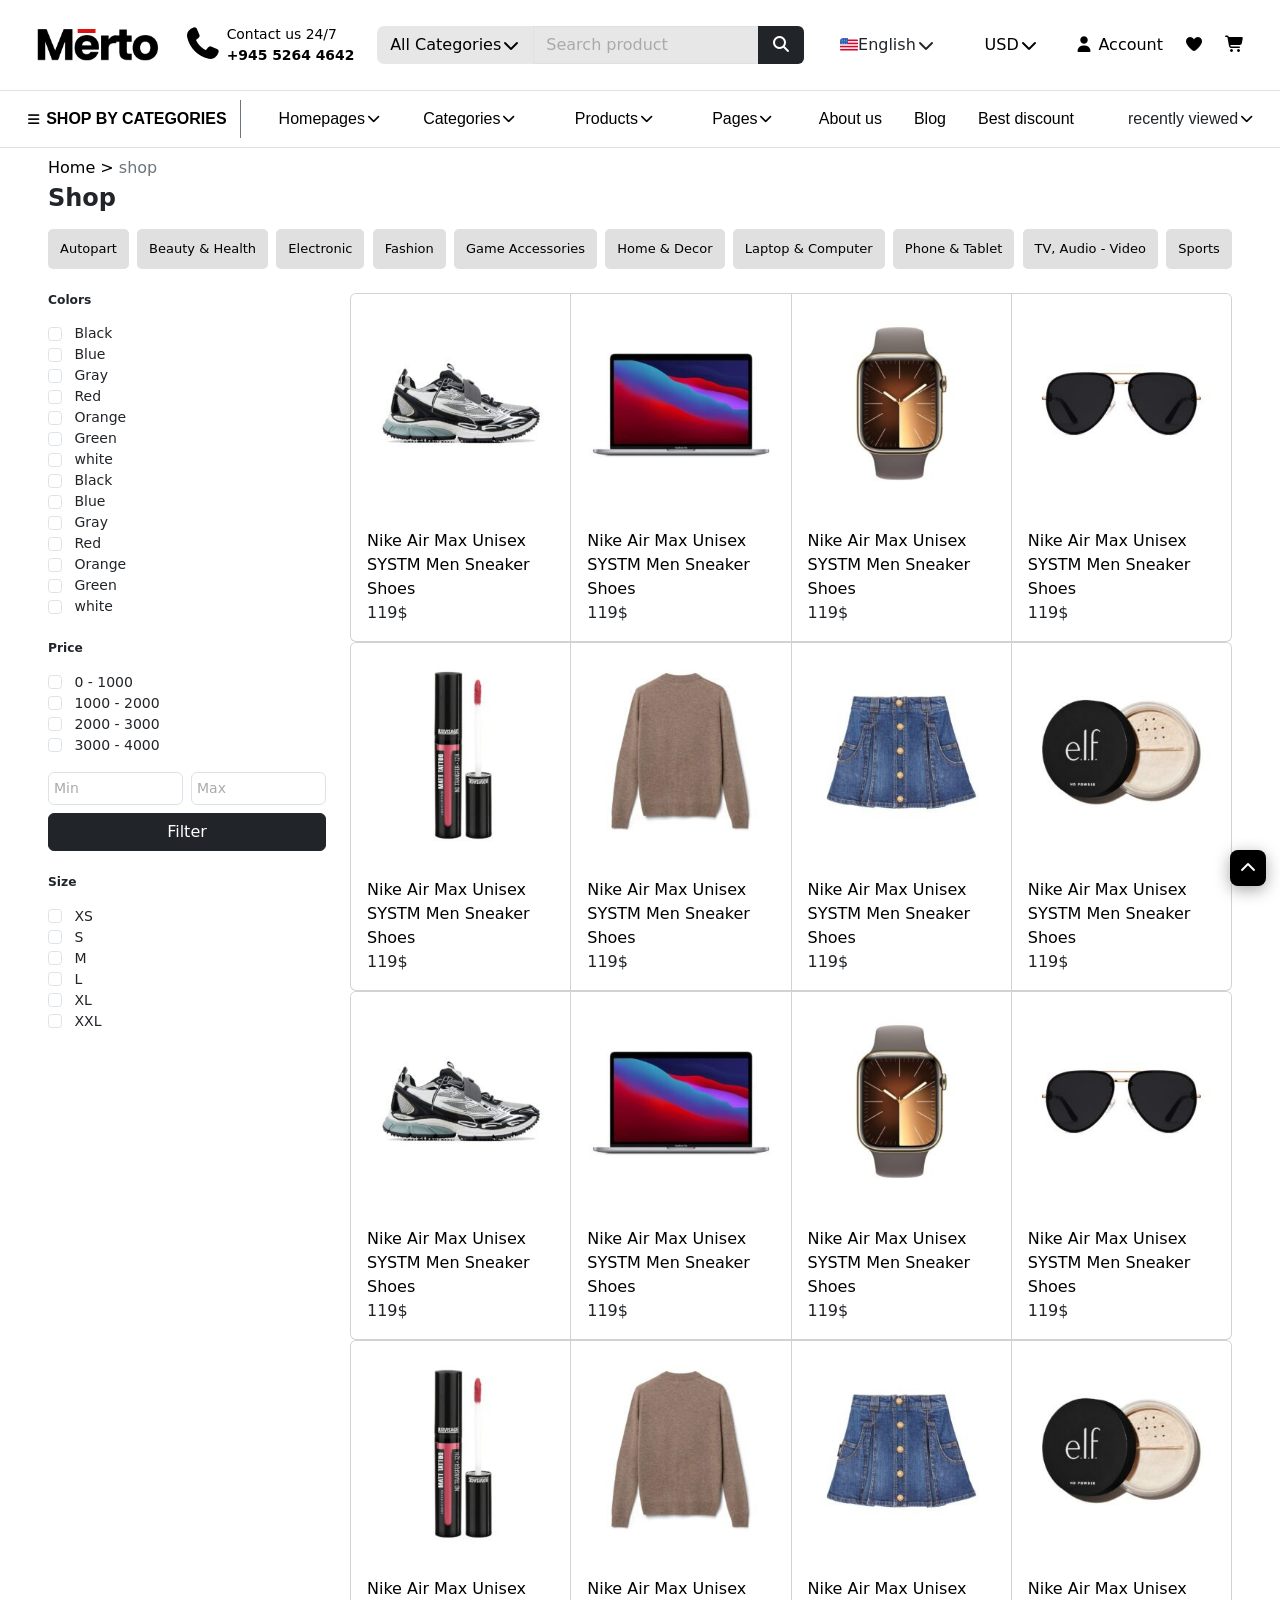
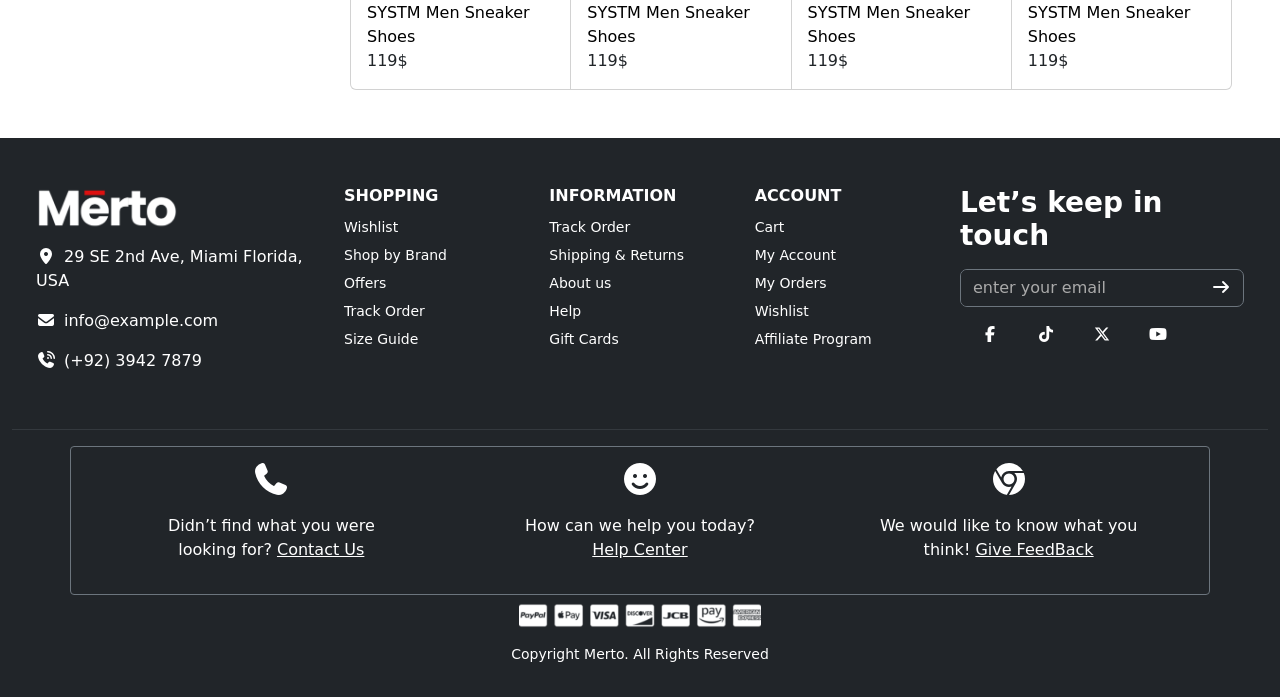
<file: Final Project/shop.html>
<!DOCTYPE html>
<html lang="en">

<head>
  <meta charset="utf-8" />
  <meta name="viewport" content="width=device-width, initial-scale=1" />
  <title>Shop Page</title>
  <link href="https://cdn.jsdelivr.net/npm/bootstrap@5.3.7/dist/css/bootstrap.min.css" rel="stylesheet"
    integrity="sha384-LN+7fdVzj6u52u30Kp6M/trliBMCMKTyK833zpbD+pXdCLuTusPj697FH4R/5mcr" crossorigin="anonymous" />
  <link rel="stylesheet" href="css/all.min.css.css" />
  <link rel="stylesheet" href="css/owl.carousel.min.css" />
  <link rel="stylesheet" href="css/owl.theme.default.min.css" />
  <link rel="stylesheet" href="css/style.css" />
  <link rel="stylesheet" href="index.html">
</head>

<body>
  <div class="container-fluid d-flex w-100 border-bottom py-4 bg-white sticky-top head">
    <!-- logo -->
    <div class="logo w-10"><a href="index.html">
        <img src="images/Merto – Elementor Multipurpose WooCommerce Theme/imgi_5_logo.png" alt="logo"
          class="w-100" /></a>
    </div>

    <!-- call us -->
    <div class="align-items-center d-flex">
      <a href=""><i class="fa-solid fa-phone me-1 phone"></i></a>
      <a class="phone-txt">Contact us 24/7 <br /><span class="fw-bold">+945 5264 4642</span>
      </a>
    </div>

    <!-- search bar -->
    <div>
      <div class="input-group search-bar">
        <!-- category dropdown -->
        <div class="dropdown">
          <button type="submit" class="btn d-flex justify-content-between bg-transparent text-black small"
            data-bs-toggle="dropdown">
            All Categories <i class="fa-solid fa-chevron-down"></i>
          </button>
          <ul class="dropdown-menu">
            <li class="dropdown-item"><a href="#">All Categories</a></li>
            <li class="dropdown-item"><a href="#">Autooart</a></li>
            <li class="dropdown-item"><a href="#">Care care</a></li>
            <li class="dropdown-item"><a href="#"></a>Equipment</li>
          </ul>
        </div>

        <input type="text" class="form-control bg-transparent text-primary" type="search"
          placeholder="Search product" />
        <button class="btn search-btn bg-dark text-white" type="submit">
          <i class="fa-solid fa-search"></i>
        </button>
      </div>
    </div>

    <!-- Language  -->
    <div class="lang-dropdown">
      <button class="btn d-flex justify-content-between" data-bs-toggle="dropdown">
        <img src="images/Merto – Elementor Multipurpose WooCommerce Theme/imgi_1_english.png" alt="flag" />English<i
          class="fa-solid fa-chevron-down"></i>
      </button>
      <ul class="dropdown-menu">
        <li class="dropdown-item fs-6">English</li>
        <li class="dropdown-item">Arabic</li>
        <li class="dropdown-item">Espanol</li>
      </ul>
    </div>

    <!-- currency -->
    <div class="currency-dropdown">
      <button class="btn d-flex justify-content-between fs-6 red" data-bs-toggle="dropdown">
        USD<i class="fa-solid fa-chevron-down"></i>
      </button>
      <ul class="dropdown-menu">
        <li class="dropdown-item red">EGP</li>
        <li class="dropdown-item red">UAE</li>
      </ul>
    </div>

    <div class="nav-list">
      <ul class="px-0">
        <li class="d-inline">
          <a href="#"><i class="fa-solid fa-user me-1"></i>Account</a>
        </li>
        <li class="d-inline ms-3 red">
          <a href="#"></a><i class="fa-solid fa-heart"></i>
        </li>
        <li class="d-inline ms-3 red">
          <a href="#"></a><i class="fa-solid fa-cart-shopping"></i>
        </li>
      </ul>
    </div>
  </div>

  <header class="border-bottom">
    <nav class="py-2 fs-6">
      <div class="d-flex justify-content-around w-100">
        <!-- shop by cat -->
        <div class="border-end border-1 border-secondary">
          <button class="btn bg-transparent">
            <a href="#">
              <i class="fa-solid fa-bars"></i>
              <span class="fs-6 fw-bold">SHOP BY CATEGORIES</span>
            </a>
          </button>
        </div>

        <!-- nav list -->
        <div>
          <ul class="d-flex align-items-center">
            <li class="">
              <button class="btn d-flex justify-content-between fs-6" data-bs-toggle="dropdown">
                <a href="">Homepages</a><i class="fa-solid fa-chevron-down"></i>
              </button>
            </li>
            <li class="mx-3 active">
              <button class="btn d-flex justify-content-between fs-6" data-bs-toggle="dropdown">
                <a href="shop.html">Categories</a><i class="fa-solid fa-chevron-down"></i>
              </button>
            </li>
            <li class="mx-3">
              <button class="btn d-flex justify-content-between fs-6" data-bs-toggle="dropdown">
                <a href="">Products</a><i class="fa-solid fa-chevron-down"></i>
              </button>
            </li>
            <li class="mx-3">
              <button class="btn d-flex justify-content-between" data-bs-toggle="dropdown">
                <a href="">Pages</a><i class="fa-solid fa-chevron-down"></i>
              </button>
            </li>

            <li class="mx-3"><a href="#">About us</a></li>
            <li class="mx-3 my-2"><a href="#">Blog</a></li>
            <li class="mx-3"><a href="">Best discount</a></li>
          </ul>
        </div>

        <!-- nav right -->
        <div class="fs-6">
          <a href="">
            <button class="btn d-flex justify-content-between" data-bs-toggle="dropdown">
              recently viewed<i class="fa-solid fa-chevron-down"></i>
            </button>
          </a>
        </div>
      </div>
    </nav>
  </header>

  <!-- main -->
  <div class="w-100 px-5 my-2">
    <div>
      <div class="mb-1">
        <a href="index.html">Home ></a>
        <span class="text-secondary">shop</span>
      </div>
      <h4 class="fw-bold">Shop</h4>
    </div>
    <div class="row">
      <div class="container mt-2 mb-4">
        <div class="d-flex justify-content-between">
          <button class="btn custom-btn">Autopart</button>
          <button class="btn custom-btn">Beauty & Health</button>
          <button class="btn custom-btn">Electronic</button>
          <button class="btn custom-btn">Fashion</button>
          <button class="btn custom-btn">Game Accessories</button>
          <button class="btn custom-btn">Home & Decor</button>
          <button class="btn custom-btn">Laptop & Computer</button>
          <button class="btn custom-btn">Phone & Tablet</button>
          <button class="btn custom-btn">TV, Audio - Video</button>
          <button class="btn custom-btn">Sports</button>
        </div>
      </div>

      <aside class="col-md-3 mb-4 small">
        <div class="aside-box">
          <h5 class="mb-3 small fw-bold">Colors</h5>
          <ul class="list-unstyled">
            <li>
              <input type="checkbox" class="form-check-input me-2 filter-color" value="Black" />
              Black
            </li>
            <li>
              <input type="checkbox" class="form-check-input me-2 filter-color" value="Blue" />
              Blue
            </li>
            <li>
              <input type="checkbox" class="form-check-input me-2 filter-color" value="Gray" />
              Gray
            </li>
            <li>
              <input type="checkbox" class="form-check-input me-2 filter-color" value="Red" />
              Red
            </li>
            <li>
              <input type="checkbox" class="form-check-input me-2 filter-color" value="Orange" />
              Orange
            </li>
            <li>
              <input type="checkbox" class="form-check-input me-2 filter-color" value="Green" />
              Green
            </li>
            <li>
              <input type="checkbox" class="form-check-input me-2 filter-color" value="White" />
              white
            </li>


            <li>
              <input type="checkbox" class="form-check-input me-2 filter-color" value="Black" />
              Black
            </li>
            <li>
              <input type="checkbox" class="form-check-input me-2 filter-color" value="Blue" />
              Blue
            </li>
            <li>
              <input type="checkbox" class="form-check-input me-2 filter-color" value="Gray" />
              Gray
            </li>
            <li>
              <input type="checkbox" class="form-check-input me-2 filter-color" value="Red" />
              Red
            </li>
            <li>
              <input type="checkbox" class="form-check-input me-2 filter-color" value="Orange" />
              Orange
            </li>
            <li>
              <input type="checkbox" class="form-check-input me-2 filter-color" value="Green" />
              Green
            </li>
            <li>
              <input type="checkbox" class="form-check-input me-2 filter-color" value="White" />
              white
            </li>
          </ul>




          </ul>
        </div>
        <div class="aside-box mt-4">
          <h5 class="mb-3 small fw-bold">Price</h5>
          <ul class="list-unstyled">
            <li>
              <input type="checkbox" class="form-check-input me-2 filter-price" value="0-1000" />
              0 - 1000
            </li>
            <li>
              <input type="checkbox" class="form-check-input me-2 filter-price" value="1000-2000" />
              1000 - 2000
            </li>
            <li>
              <input type="checkbox" class="form-check-input me-2 filter-price" value="2000-3000" />
              2000 - 3000
            </li>
            <li>
              <input type="checkbox" class="form-check-input me-2 filter-price" value="3000-4000" />
              3000 - 4000
            </li>
          </ul>

          <!-- Custom input -->
          <div class="d-flex gap-2 mt-3">
            <input type="number" id="minPrice" class="form-control" placeholder="Min" />
            <input type="number" id="maxPrice" class="form-control" placeholder="Max" />
          </div>
          <button id="applyPriceFilter" class="btn btn-dark w-100 mt-2">
            Filter
          </button>
        </div>

        <div class="aside-box mt-4">
          <h5 class="mb-3 small fw-bold">Size</h5>
          <ul class="list-unstyled">
            <li>
              <input type="checkbox" class="form-check-input me-2 size" value="XS" />
              XS
            </li>
            <li>
              <input type="checkbox" class="form-check-input me-2 size" value="S" />
              S
            </li>
            <li>
              <input type="checkbox" class="form-check-input me-2 size" value="M" />
              M
            </li>
            <li>
              <input type="checkbox" class="form-check-input me-2 size" value="L" />
              L
            </li>
            <li>
              <input type="checkbox" class="form-check-input me-2 size" value="XL" />
              XL
            </li>
            <li>
              <input type="checkbox" class="form-check-input me-2 size" value="XXL" />
              XXL
            </li>
          </ul>
        </div>
      </aside>


      <main class="col-md-9">
        <div class="row" id="productsContainer">

          <div class="card-group">
            <div class="card">
              <img src="images/Merto – Elementor Multipurpose WooCommerce Theme/imgi_42_fashion-5-300x300.jpg"
                class="card-img-top">
              <div class="card-body">
                <a href="product.html">Nike Air Max Unisex SYSTM Men Sneaker Shoes</a>
                <p class="card-text">119$</p>
              </div>
            </div>




            <div class="card">
              <img src="images/Merto – Elementor Multipurpose WooCommerce Theme/imgi_35_electronic-30-6-300x300.jpg"
                class="card-img-top">
              <div class="card-body">
                <a href="product.html">Nike Air Max Unisex SYSTM Men Sneaker Shoes</a>
                <p class="card-text">119$</p>
              </div>
            </div>




            <div class="card">
              <img src="images/Merto – Elementor Multipurpose WooCommerce Theme/imgi_36_electronic-14-2-300x300.jpg"
                class="card-img-top">
              <div class="card-body">
                <a href="product.html">Nike Air Max Unisex SYSTM Men Sneaker Shoes</a>
                <p class="card-text">119$</p>
              </div>
            </div>






            <div class="card">
              <img src="images/Merto – Elementor Multipurpose WooCommerce Theme/imgi_43_fashion-9-300x300.jpg"
                class="card-img-top">
              <div class="card-body">
                <a href="product.html">Nike Air Max Unisex SYSTM Men Sneaker Shoes</a>
                <p class="card-text">119$</p>
              </div>
            </div>




          </div>

          <div class="card-group">
            <div class="card">
              <img src="images/Merto – Elementor Multipurpose WooCommerce Theme/imgi_32_cosmetics-40-1-300x300.jpg"
                class="card-img-top">
              <div class="card-body">
                <a href="product.html">Nike Air Max Unisex SYSTM Men Sneaker Shoes</a>
                <p class="card-text">119$</p>
              </div>
            </div>




            <div class="card">
              <img src="images/Merto – Elementor Multipurpose WooCommerce Theme/imgi_45_fashion-16-300x300.jpg"
                class="card-img-top">
              <div class="card-body">
                <a href="product.html">Nike Air Max Unisex SYSTM Men Sneaker Shoes</a>
                <p class="card-text">119$</p>
              </div>
            </div>




            <div class="card">
              <img src="images/Merto – Elementor Multipurpose WooCommerce Theme/imgi_44_fashion-6-300x300.jpg"
                class="card-img-top">
              <div class="card-body">
                <a href="product.html">Nike Air Max Unisex SYSTM Men Sneaker Shoes</a>
                <p class="card-text">119$</p>
              </div>
            </div>






            <div class="card">
              <img src="images/Merto – Elementor Multipurpose WooCommerce Theme/imgi_31_cosmetics-33-300x300.jpg"
                class="card-img-top">
              <div class="card-body">
                <a href="product.html">Nike Air Max Unisex SYSTM Men Sneaker Shoes</a>
                <p class="card-text">119$</p>
              </div>
            </div>




          </div>

          <div class="card-group">
            <div class="card">
              <img src="images/Merto – Elementor Multipurpose WooCommerce Theme/imgi_42_fashion-5-300x300.jpg"
                class="card-img-top">
              <div class="card-body">
                <a href="product.html">Nike Air Max Unisex SYSTM Men Sneaker Shoes</a>
                <p class="card-text">119$</p>
              </div>
            </div>




            <div class="card">
              <img src="images/Merto – Elementor Multipurpose WooCommerce Theme/imgi_35_electronic-30-6-300x300.jpg"
                class="card-img-top">
              <div class="card-body">
                <a href="product.html">Nike Air Max Unisex SYSTM Men Sneaker Shoes</a>
                <p class="card-text">119$</p>
              </div>
            </div>




            <div class="card">
              <img src="images/Merto – Elementor Multipurpose WooCommerce Theme/imgi_36_electronic-14-2-300x300.jpg"
                class="card-img-top">
              <div class="card-body">
                <a href="product.html">Nike Air Max Unisex SYSTM Men Sneaker Shoes</a>
                <p class="card-text">119$</p>
              </div>
            </div>






            <div class="card">
              <img src="images/Merto – Elementor Multipurpose WooCommerce Theme/imgi_43_fashion-9-300x300.jpg"
                class="card-img-top">
              <div class="card-body">
                <a href="product.html">Nike Air Max Unisex SYSTM Men Sneaker Shoes</a>
                <p class="card-text">119$</p>
              </div>
            </div>




          </div>

          <div class="card-group">
            <div class="card">
              <img src="images/Merto – Elementor Multipurpose WooCommerce Theme/imgi_32_cosmetics-40-1-300x300.jpg"
                class="card-img-top">
              <div class="card-body">
                <a href="product.html">Nike Air Max Unisex SYSTM Men Sneaker Shoes</a>
                <p class="card-text">119$</p>
              </div>
            </div>




            <div class="card">
              <img src="images/Merto – Elementor Multipurpose WooCommerce Theme/imgi_45_fashion-16-300x300.jpg"
                class="card-img-top">
              <div class="card-body">
                <a href="product.html">Nike Air Max Unisex SYSTM Men Sneaker Shoes</a>
                <p class="card-text">119$</p>
              </div>
            </div>




            <div class="card">
              <img src="images/Merto – Elementor Multipurpose WooCommerce Theme/imgi_44_fashion-6-300x300.jpg"
                class="card-img-top">
              <div class="card-body">
                <a href="product.html">Nike Air Max Unisex SYSTM Men Sneaker Shoes</a>
                <p class="card-text">119$</p>
              </div>
            </div>






            <div class="card">
              <img src="images/Merto – Elementor Multipurpose WooCommerce Theme/imgi_31_cosmetics-33-300x300.jpg"
                class="card-img-top">
              <div class="card-body">
                <a href="product.html">Nike Air Max Unisex SYSTM Men Sneaker Shoes</a>
                <p class="card-text">119$</p>
              </div>
            </div>




          </div>
        </div>
    </div>
  </div>


  <footer class="bg-dark text-white pt-5 pb-3 mt-5 w-100 ">
    <div class="container-fluid">
      <div class="row px-4">

        <!-- Logo and Contact -->
        <div class="col-md-3 mb-4">
          <img src="images/Merto – Elementor Multipurpose WooCommerce Theme/imgi_118_logo-300x95.png"
            style="width: 50%; margin-bottom: 5%;">
          <p><i class="fa-solid fa-location-dot me-2"></i>29 SE 2nd Ave, Miami Florida, USA</p>
          <p><i class="fa-solid fa-envelope me-2"></i>info@example.com</p>
          <p><i class="fa-solid fa-phone-volume me-2"></i>(+92) 3942 7879</p>
        </div>

        <!-- Shopping -->
        <div class="col-md-2 mb-4">
          <h6 class="fw-bold">SHOPPING</h6>
          <ul class="list-unstyled small lh-lg">
            <li><a href="#" class="red">Wishlist</a></li>
            <li><a href="#" class="red">Shop by Brand</a></li>
            <li><a href="#" class="red">Offers</a></li>
            <li><a href="#" class="red">Track Order</a></li>
            <li><a href="#" class=" red">Size Guide</a></li>
          </ul>
        </div>

        <!-- Information  -->
        <div class="col-md-2 mb-4">
          <h6 class="fw-bold">INFORMATION</h6>
          <ul class="list-unstyled small lh-lg">
            <li><a href="#" class="red">Track Order</a></li>
            <li><a href="#" class="red">Shipping & Returns</a></li>
            <li><a href="#" class="red">About us</a></li>
            <li><a href="#" class="red">Help</a></li>
            <li><a href="#" class="red">Gift Cards</a></li>
          </ul>
        </div>

        <!-- Account Links -->
        <div class="col-md-2 mb-4">
          <h6 class="fw-bold">ACCOUNT</h6>
          <ul class="list-unstyled small lh-lg">
            <li><a href="#" class="red">Cart</a></li>
            <li><a href="#" class="red">My Account</a></li>
            <li><a href="#" class="red">My Orders</a></li>
            <li><a href="#" class="red">Wishlist</a></li>
            <li><a href="#" class="red">Affiliate Program</a></li>
          </ul>
        </div>

        <!-- Social -->
        <div class="col-md-3 mb-4">
          <h3 class="fw-bold">Let’s keep in touch</h3>

          <form class="d-flex my-3">
            <div class="input-group bg-dark border border-secondary">
              <input type="text" class="form-control border-0 bg-dark text-white" type="text"
                placeholder="enter your email">
              <button class="btn border-0 bg-0 text-white" type="submit">
                <i class="fa-solid fa-arrow-right red"></i>
              </button>
            </div>
          </form>



          <div class="d-flex gap-3">
            <a href="#" class="text-white"><i class="fa-brands fa-facebook-f"></i></a>
            <a href="#" class="text-white"><i class="fa-brands fa-tiktok"></i></a>
            <a href="#" class="text-white"><i class="fa-brands fa-x-twitter"></i></a>
            <a href="#" class="text-white"><i class="fa-brands fa-youtube"></i></a>
            <a href="#" class="text-white"><i class="fa-brands fa-instgram"></i></a>
          </div>
        </div>
      </div>

      <hr class="border-secondary">

      <!-- Bottom Bar -->
      <div class="container align-items-center">
        <div class="row text-center border border-secondary p-3 rounded-1 ">
          <div class="col-md-4 mb-3">
            <p class="d-inline-block w-25"><i class="fa-solid fa-phone fs-2"></i></p>
            <div class="d-inline-block w-75"> Didn’t find what you were looking for?
              <a href="#" class="text-white text-decoration-underline">Contact Us</a>
            </div>
          </div>

          <div class="col-md-4 mb-3">
            <p class="d-inline-block w-25"><i class="fa-solid fa-smile fs-2"></i></p>
            <div class="d-inline-block w-75"> How can we help you today?
              <a href="#" class="text-white text-decoration-underline">Help Center</a>
            </div>
          </div>

          <div class="col-md-4 mb-3">
            <p class="d-inline-block w-25"><i class="fa-brands fa-chrome fs-2"></i></p>
            <div class="d-inline-block w-75"> We would like to know what you think!
              <a href="#" class="text-white text-decoration-underline">Give FeedBack</a>
            </div>
          </div>

        </div>
      </div>
    </div>


    <div class=" my-2 text-center">
      <img src="images/Merto – Elementor Multipurpose WooCommerce Theme/imgi_120_payment-icons-1-300x31.png"
        height="25">
    </div>


    <div class="text-center my-3  small">
      Copyright Merto. All Rights Reserved
    </div>
    <a href="#" class="back-to-top" aria-label="Back to top"><i class="fa-solid fa-chevron-up"></i></a>
  </footer>

  <script src="https://cdn.jsdelivr.net/npm/bootstrap@5.3.7/dist/js/bootstrap.bundle.min.js"
    integrity="sha384-ndDqU0Gzau9qJ1lfW4pNLlhNTkCfHzAVBReH9diLvGRem5+R9g2FzA8ZGN954O5Q"
    crossorigin="anonymous"></script>
  <script src="https://code.jquery.com/jquery-3.7.1.min.js"
    integrity="sha256-/JqT3SQfawRcv/BIHPThkBvs0OEvtFFmqPF/lYI/Cxo=" crossorigin="anonymous"></script>
  <script src="js/owl.carousel.min.js"></script>
  <script src="js/script.js"></script>
</body>

</html>
</file>
<file: Final Project/css/style.css>
/* reset style */
* {
  box-sizing: border-box;
  padding: 0%;
  margin: 0%;
}
a {
  /* font-size: 85%; */
  color: unset;
  text-decoration: none;
  cursor: pointer;
}
li {
  list-style: none;
}
ul {
  padding: 0%;
  margin: 0%;
}

/* Global style */
body {
  overflow-x: hidden;
}
button {
  font-family: Arial;
}
header {
  font-family: Arial;
}
nav i {
  color: #000;
  font-size: small;
}

div.head,
.red,
nav,
a {
  color: #000;
}

div.head,
nav,
a:hover {
  color: red;
}
small{
  text-decoration: none;
  border-bottom: 2px solid transparent;
  transition: border-color 0.3s, border-width 0.3s;
}
small:hover{
   border-color: black;
}
.form-btn {
  width: 100%;
  padding: 2%;
  background: #000;
  color: #fff;
  border: none;
  border-radius: 4px;
  font-size: 90%;
  font-weight: bold;
  cursor: pointer;
  transition: background 0.3s;
}
.form-btn:hover{
  background-color: rgb(168, 14, 14);
}
.is-invalid {
  border: 0.2em solid #e74c3c !important;
}
.bg-gray{
  background-color: #aaaaaa33;
}














/* Customized style */
.phone {
  font-size: 198%;
}
.head .red{
  color: #000;
}
.red {
  color: inherit;
}
.red :hover {
  color: red;
}

.phone-txt {
  font-size: 87%;
}
/* .nav-list{
    width: 15%;
    padding-top: 1%;
} */
.input-group {
  border-radius: 7px;
  background-color: #e6e4e4e3;
}
.caption-left {
  top: 25%;
  left: 8%;
  text-align: left;
  width: 45%;
}
.text-right {
  top: 25%;
  left: 8%;
  text-align: right;
  width: 45%;
}
.bg-img1 {
  position: relative;
  width: 100%;
  height: 250px;
  background-position: center;
  background-image: url(https://merto-be87.kxcdn.com/merto/wp-content/uploads/2024/09/banner1-mobile-demo1.jpg);
  background-size: cover;
}
.bg-img2 {
  position: relative;
  width: 100%;
  height: 250px;
  background-position: center;
  background-image: url(https://merto-be87.kxcdn.com/merto/wp-content/uploads/2024/09/banner2-mobile-demo1.jpg);
  background-size: cover;
}
.textbox {
  font-family: sans-serif;
  font-size: 145%;
  position: absolute;
  left: 10%;
  top: 10%;
}
.my-shadow {
  box-shadow: 0px 3px 6px 1px lightgray;
  transition: box-shadow 0.3s ease;
}

.img-fluid {
  max-width: 100%;
  height: 275px;
}
.hot-badge {
  position: absolute;
  top: 10px;
  left: 10px;
  background: #ff5722;
  color: white;
  font-size: small;
  padding: 3px 6px;
  border-radius: 4px;
  font-weight: bold;
}
.banner img {
  transition: transform 0.3s ease;
}

.banner:hover img {
  transform: scale(1.05);
}

.banner .overlay {
  background: rgba(0, 0, 0, 0);
  transition: background 0.3s ease;
}

.banner:hover .overlay {
  background: rgba(0, 0, 0, 0.3);
}
.flash-deals-bar {
  display: flex;
  align-items: center;
  justify-content: space-between;
  font-family: Arial, sans-serif;
}

.flash-deals-bar h2 {
  font-weight: bold;
  margin: 0;
}

.countdown {
  display: flex;
  align-items: center;
  gap: 5px;
}

.label {
  font-size: 0.9rem;
  color: gray;
}

.time {
  background: black;
  color: white;
  padding: 5px 8px;
  border-radius: 50%;
  font-weight: bold;
  min-width: 30px;
  text-align: center;
}

.flash-deals-bar a {
  color: black;
  text-decoration: underline;
}
.product-img {
  max-width: 100%;
  border-radius: 10px;
}
.thumb-img {
  width: 60px;
  height: 60px;
  object-fit: cover;
  border: 2px solid transparent;
  cursor: pointer;
  border-radius: 6px;
  transition: border-color 0.3s ease;
}

.thumb-img.active {
  border-color: #000;
}
.discount-badge {
  position: absolute;
  top: 20px;
  left: 20px;
  background: red;
  color: white;
  padding: 8px 12px;
  border-radius: 50%;
  font-weight: bold;
}
.hoodie-box {
  border-radius: 6px;
  border: none;
  box-shadow: -1px 1px 13px 0px #8b89897d;
  background-color: white;
  width: 33%;
  position: absolute;
  top: 14%;
  top: 11%;
  left: 63%;
}

.custom-btn {
  font-size: small;
  background-color: #e0e0e0;
  color: #000;
  border: none;
  border-radius: 5px;
  height: 40px;
}

.custom-btn:hover {
  background-color: none;
  border: 1px solid black;
  border-radius: 5px;
  color: #000;
}
#minPrice,
#maxPrice {
  font-size: 14px;
  padding: 5px;
}

.back-to-top {
  position: fixed;
  right: 14px;
  bottom: 14px;
  display: inline-flex;
  width: 36px;
  height: 36px;
  align-items: center;
  justify-content: center;
  border-radius: 8px;
  background: #000000;
  color: #fff;
  text-decoration: none;
  box-shadow: 0 4px 16px rgba(0, 0, 0, 0.35);
}
.back-to-top:hover {
  opacity: 0.9;
}
input.form-control::placeholder {
  color: #aaa;  
}
























/* frequently used */
.w-10 {
  width: 10%;
}
.d-flex {
  display: flex !important;
  align-items: center;
  justify-content: space-evenly;
}
.h-500 {
  height: 500px;
}
.w-10 {
  width: 10%;
}
.w-20 {
  width: 20%;
}
.w-30 {
  width: 30%;
}
.w-40 {
  width: 40%;
}
.w-60 {
  width: 60%;
}
.w-70 {
  width: 70;
}
.w-80 {
  width: 80%;
}
.w-90 {
  width: 90%;
}
</file>
